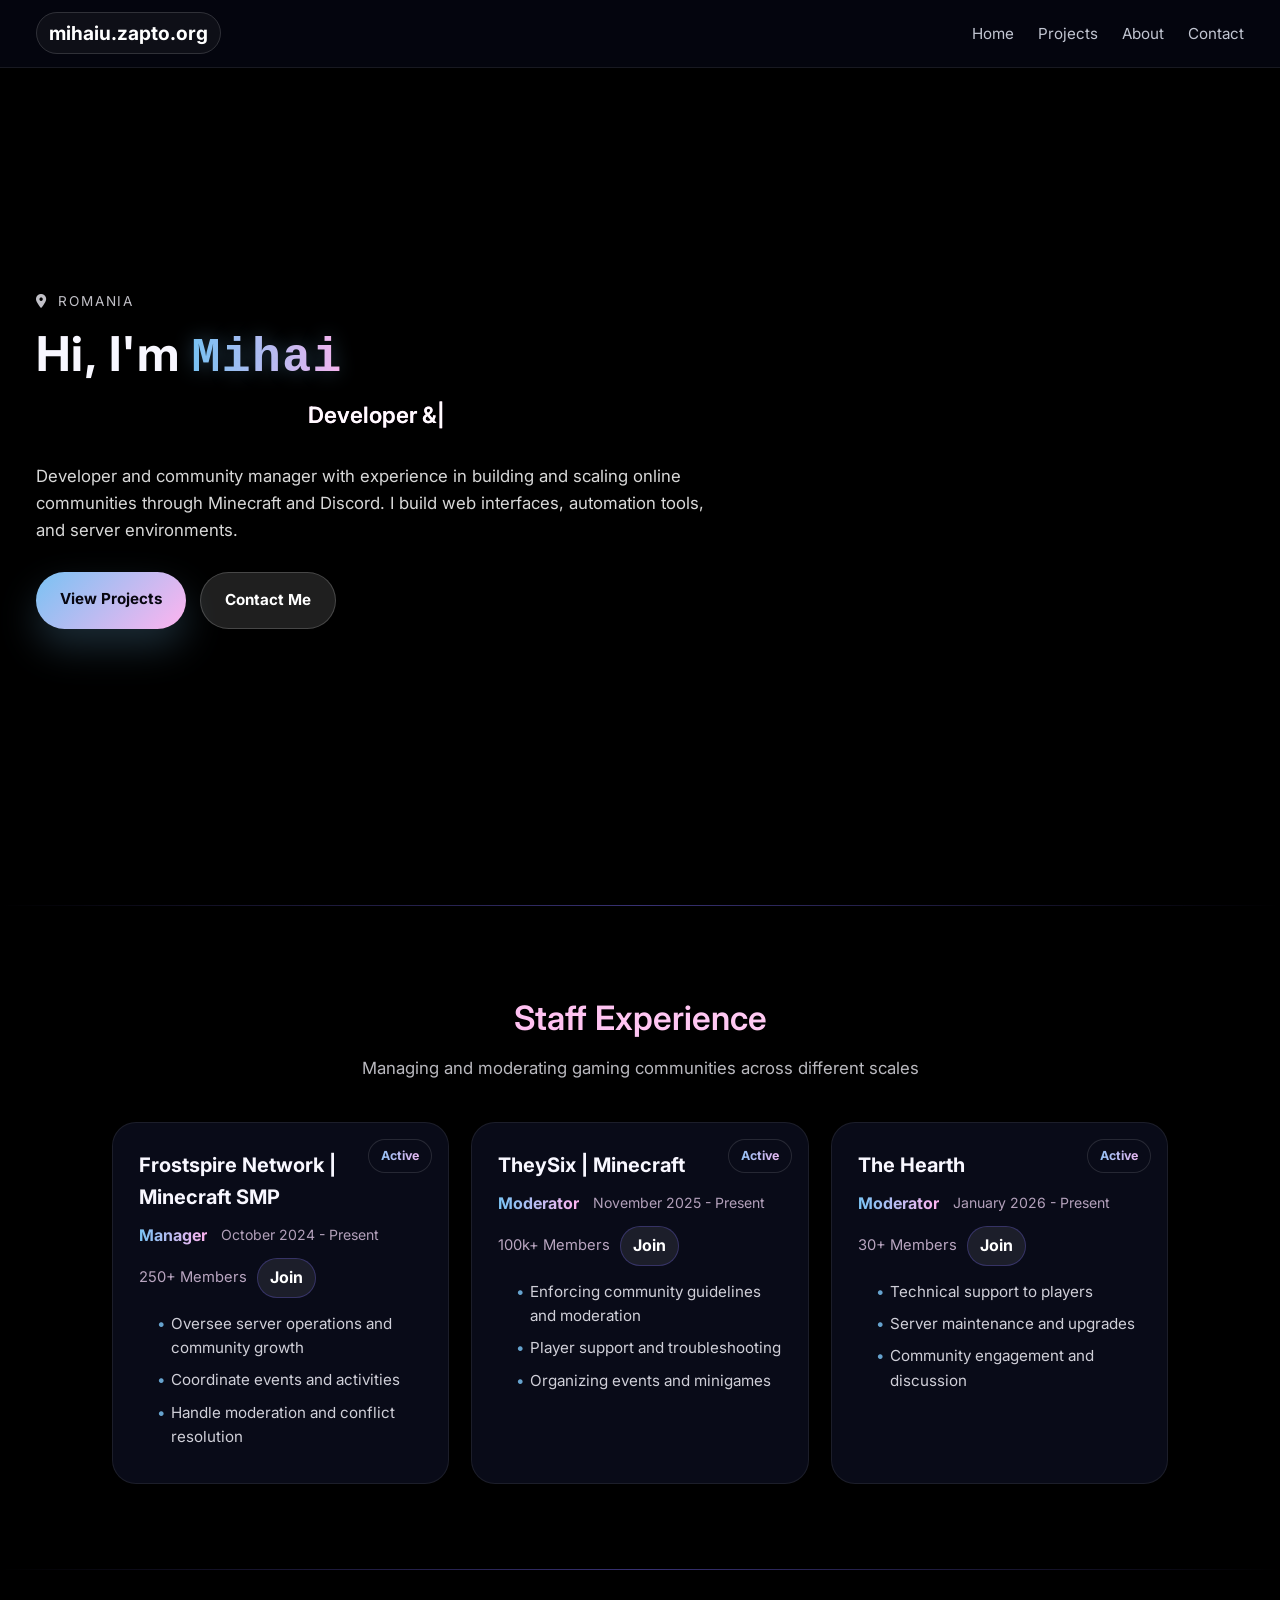
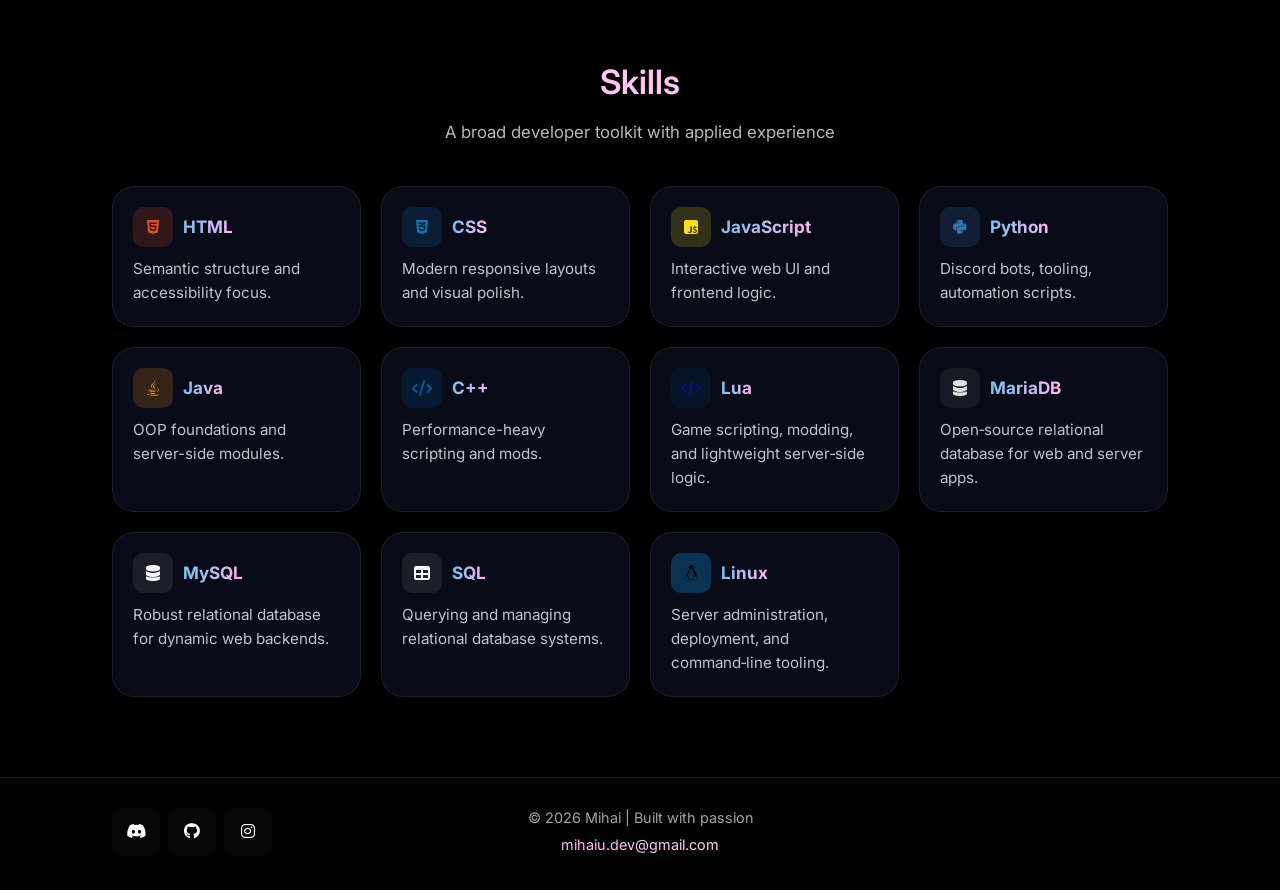
<file: index.html>
﻿<!DOCTYPE html>
<html lang="en">

<head>
  <meta charset="UTF-8" />
  <meta name="viewport" content="width=device-width, initial-scale=1.0" />
  <title>Mihai - Home</title>
  <link href="https://fonts.googleapis.com/css2?family=Inter:wght@300;400;600&display=swap" rel="stylesheet" />
  <link rel="stylesheet" href="https://cdnjs.cloudflare.com/ajax/libs/font-awesome/6.5.0/css/all.min.css" />
  <link rel="stylesheet" href="./CSS/style.css" />
</head>

<body>
  <div class="page-transition"></div>

  <nav class="navbar">
    <div class="logo"><a href=".\index.html">mihaiu.zapto.org</a></div>
    <ul class="nav-links">
      <li><a href=".\index.html" class="nav-link">Home</a></li>
      <li><a href=".\HTML\projects.html" class="nav-link">Projects</a></li>
      <li><a href=".\HTML\about.html" class="nav-link">About</a></li>
      <li><a href=".\HTML\contact.html" class="nav-link">Contact</a></li>
    </ul>
  </nav>

  <main>
    <section class="hero" id="home">
      <div class="hero-content reveal">
        <p class="location"><i class="fas fa-map-marker-alt"></i> Romania</p>
        <h1>Hi, I'm <span class="hero-name">Mihai</span></h1>
        <h2 class="hero-subtitle"><span class="typing-subtitle"></span></h2>
        <p class="description">Developer and community manager with experience in building and scaling online
          communities through Minecraft and Discord. I build web interfaces, automation tools, and server environments.
        </p>

        <div class="cta-buttons">
          <a href="/HTML/projects.html" class="cta-btn primary">View Projects</a>
          <a href="mailto:mihaiu.dev@gmail.com" class="cta-btn secondary">Contact Me</a>
        </div>
      </div>
    </section>
    <div class="section-separator"></div>
    <section id="experience" class="experience">
      <div class="container">
        <h2>Staff Experience</h2>
        <p class="subtitle">Managing and moderating gaming communities across different scales</p>
        <div class="cards-grid">
          <article class="card reveal">
            <div class="badge">Active</div>
            <h3>Frostspire Network | Minecraft SMP</h3>
            <div class="meta-line"><span class="role">Manager</span><span class="date">October 2024 - Present</span>
            </div>
            <div class="server-line"><span class="members">250+ Members</span><a href="https://discord.gg/WJ4kUcMgbg"
                target="_blank" rel="noopener noreferrer" class="join-link">Join</a></div>
            <ul>
              <li>Oversee server operations and community growth</li>
              <li>Coordinate events and activities</li>
              <li>Handle moderation and conflict resolution</li>
            </ul>
          </article>
          <article class="card reveal">
            <div class="badge">Active</div>
            <h3>TheySix | Minecraft</h3>
            <div class="meta-line"><span class="role">Moderator</span><span class="date">November 2025 - Present</span>
            </div>
            <div class="server-line"><span class="members">100k+ Members</span><a href="https://discord.gg/dnfK7D8mgw"
                target="_blank" rel="noopener noreferrer" class="join-link">Join</a></div>
            <ul>
              <li>Enforcing community guidelines and moderation</li>
              <li>Player support and troubleshooting</li>
              <li>Organizing events and minigames</li>
            </ul>
          </article>
          <article class="card reveal">
            <div class="badge">Active</div>
            <h3>The Hearth</h3>
            <div class="meta-line"><span class="role">Moderator</span><span class="date">January 2026 - Present</span>
            </div>
            <div class="server-line"><span class="members">30+ Members</span><a href="https://discord.gg/CVQRaxqanW"
                target="_blank" rel="noopener noreferrer" class="join-link">Join</a></div>
            <ul>
              <li>Technical support to players</li>
              <li>Server maintenance and upgrades</li>
              <li>Community engagement and discussion</li>
            </ul>
          </article>
        </div>
      </div>
    </section>
    <div class="section-separator"></div>
    <section id="skills" class="skills">
      <div class="container">
        <h2>Skills</h2>
        <p class="subtitle">A broad developer toolkit with applied experience</p>
        <div class="skills-grid">
          <article class="skill-item reveal">
            <div class="skill-header"><span class="skill-icon html"><i class="fab fa-html5"></i></span>
              <h3>HTML</h3>
            </div>
            <p>Semantic structure and accessibility focus.</p>
          </article>
          <article class="skill-item reveal">
            <div class="skill-header"><span class="skill-icon css"><i class="fab fa-css3-alt"></i></span>
              <h3>CSS</h3>
            </div>
            <p>Modern responsive layouts and visual polish.</p>
          </article>
          <article class="skill-item reveal">
            <div class="skill-header"><span class="skill-icon js"><i class="fab fa-js-square"></i></span>
              <h3>JavaScript</h3>
            </div>
            <p>Interactive web UI and frontend logic.</p>
          </article>
          <article class="skill-item reveal">
            <div class="skill-header"><span class="skill-icon python"><i class="fab fa-python"></i></span>
              <h3>Python</h3>
            </div>
            <p>Discord bots, tooling, automation scripts.</p>
          </article>
          <article class="skill-item reveal">
            <div class="skill-header"><span class="skill-icon java"><i class="fab fa-java"></i></span>
              <h3>Java</h3>
            </div>
            <p>OOP foundations and server-side modules.</p>
          </article>
          <article class="skill-item reveal">
            <div class="skill-header"><span class="skill-icon cplusplus"><i class="fas fa-code"></i></span>
              <h3>C++</h3>
            </div>
            <p>Performance-heavy scripting and mods.</p>
          </article>
          <article class="skill-item reveal">
            <div class="skill-header"><span class="skill-icon lua"><i class="fas fa-code"></i></span>
              <h3>Lua</h3>
            </div>
            <p>Game scripting, modding, and lightweight server‑side logic.</p>
          </article>
          <article class="skill-item reveal">
            <div class="skill-header"><span class="skill-icon mariadb"><i class="fas fa-database"></i></span>
              <h3>MariaDB</h3>
            </div>
            <p>Open‑source relational database for web and server apps.</p>
          </article>
          <article class="skill-item reveal">
            <div class="skill-header"><span class="skill-icon mysql"><i class="fas fa-database"></i></span>
              <h3>MySQL</h3>
            </div>
            <p>Robust relational database for dynamic web backends.</p>
          </article>
          <article class="skill-item reveal">
            <div class="skill-header"><span class="skill-icon sql"><i class="fas fa-table"></i></span>
              <h3>SQL</h3>
            </div>
            <p>Querying and managing relational database systems.</p>
          </article>
          <article class="skill-item reveal">
            <div class="skill-header"><span class="skill-icon linux"><i class="fab fa-linux"></i></span>
              <h3>Linux</h3>
            </div>
            <p>Server administration, deployment, and command‑line tooling.</p>
          </article>
        </div>
      </div>
    </section>
  </main>

  <footer class="footer">
    <div class="container footer-inner">
      <div class="footer-links">
        <a href="https://discord.com/users/1027052856697684099" class="footer-icon discord" target="_blank"
          rel="noopener noreferrer" aria-label="Discord"><i class="fab fa-discord"></i></a>
        <a href="https://github.com/ro-mihaiu" class="footer-icon github" target="_blank" rel="noopener noreferrer"
          aria-label="GitHub"><i class="fab fa-github"></i></a>
        <a href="https://instagram.com/ro_mihaiu" class="footer-icon instagram" target="_blank"
          rel="noopener noreferrer" aria-label="Instagram"><i class="fab fa-instagram"></i></a>
      </div>
      <div class="footer-meta">
        <p>&copy; 2026 Mihai | Built with passion</p>
        <p><a href="mailto:mihaiu.dev@gmail.com" class="gradient-email">mihaiu.dev@gmail.com</a></p>
      </div>
    </div>
  </footer>

  <script src="./JS/script.js"></script>
</body>

</html>
</file>
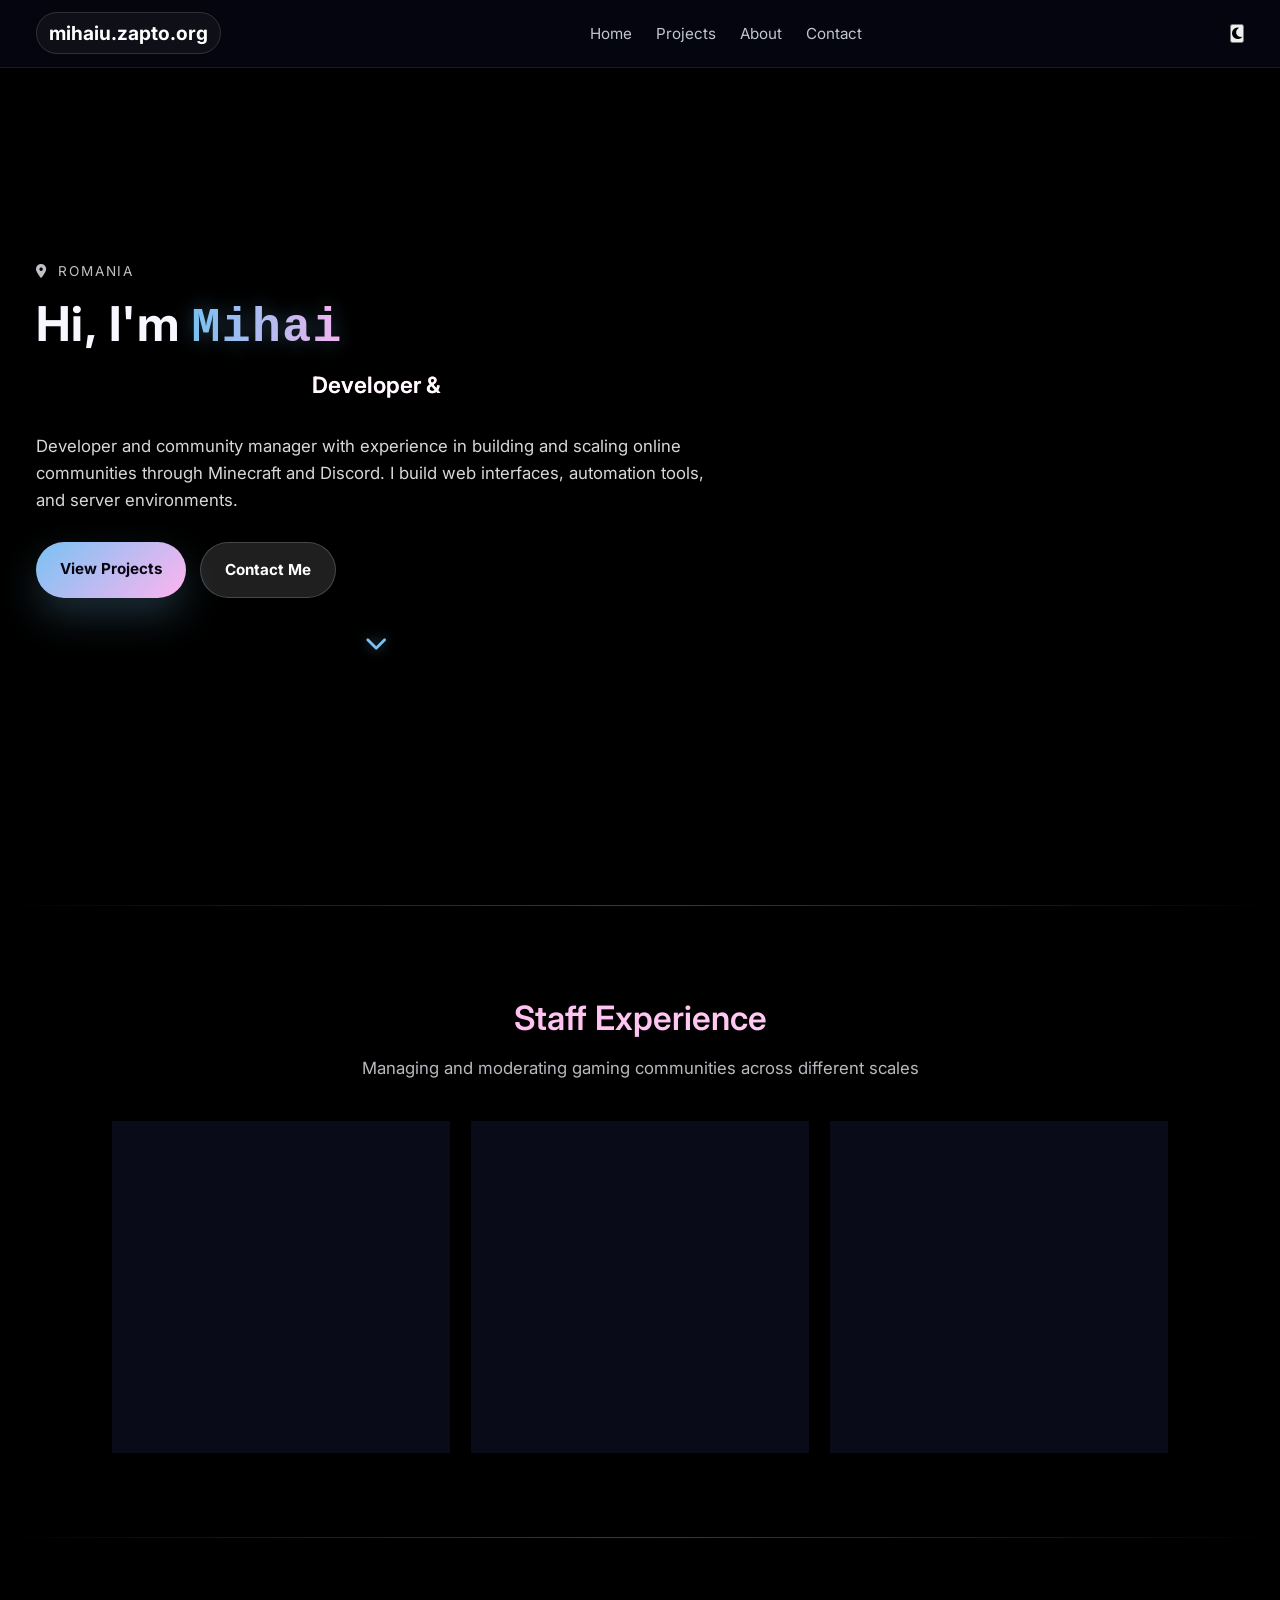
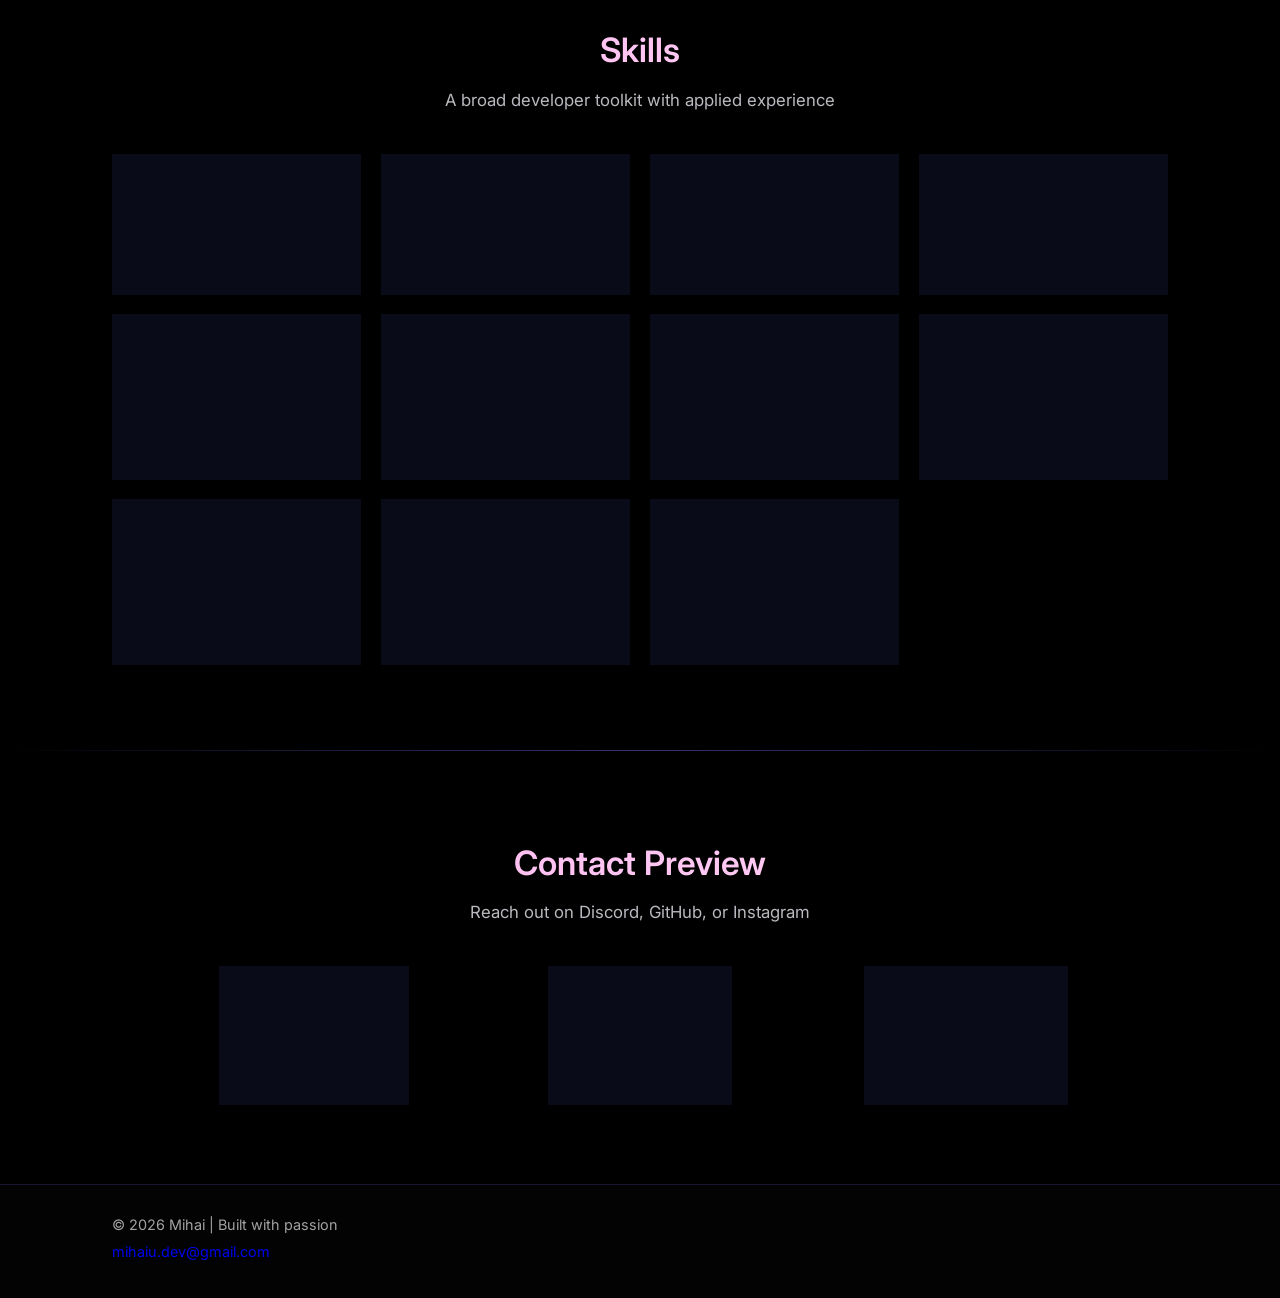
<file: HTML/index.html>
﻿<!DOCTYPE html>
<html lang="en">
<head>
  <meta charset="UTF-8" />
  <meta name="viewport" content="width=device-width, initial-scale=1.0" />
  <title>Mihai - Home</title>
  <link href="https://fonts.googleapis.com/css2?family=Inter:wght@300;400;600&display=swap" rel="stylesheet" />
  <link rel="stylesheet" href="https://cdnjs.cloudflare.com/ajax/libs/font-awesome/6.5.0/css/all.min.css" />
  <link rel="stylesheet" href="../CSS/style.css" />
</head>
<body>
  <div class="page-transition"></div>

  <nav class="navbar">
    <div class="logo"><a href="/HTML/index.html">mihaiu.zapto.org</a></div>
    <ul class="nav-links">
      <li><a href="/HTML/index.html" class="nav-link">Home</a></li>
      <li><a href="/HTML/projects.html" class="nav-link">Projects</a></li>
      <li><a href="/HTML/about.html" class="nav-link">About</a></li>
      <li><a href="/HTML/index.html#contact-preview" class="nav-link">Contact</a></li>
    </ul>
    <button id="theme-toggle" class="theme-toggle" aria-label="Toggle theme"><i class="fas fa-moon"></i></button>
  </nav>

  <main>
    <section class="hero" id="home">
      <div class="hero-content reveal">
        <p class="location"><i class="fas fa-map-marker-alt"></i> Romania</p>
        <h1>Hi, I'm <span class="hero-name">Mihai</span></h1>
        <h2 class="hero-subtitle"><span class="typing-subtitle"></span></h2>
        <p class="description">Developer and community manager with experience in building and scaling online communities through Minecraft and Discord. I build web interfaces, automation tools, and server environments.</p>

        <div class="cta-buttons">
          <a href="/HTML/projects.html" class="cta-btn primary">View Projects</a>
          <a href="/HTML/index.html#contact-preview" class="cta-btn secondary">Contact Me</a>
        </div>

        <div class="scroll-indicator" aria-hidden="true"><i class="fas fa-chevron-down"></i></div>
      </div>
    </section>

    <div class="section-separator"></div>

    <section id="experience" class="experience">
      <div class="container">
        <h2>Staff Experience</h2>
        <p class="subtitle">Managing and moderating gaming communities across different scales</p>
        <div class="cards-grid">
          <article class="card reveal">
            <div class="badge">Active</div>
            <h3>Frostspire | Minecraft SMP</h3>
            <div class="meta-line"><span class="role">Manager</span><span class="date">October 2024 - Present</span></div>
            <div class="server-line"><span class="members">250+ Members</span><a href="https://discord.gg/WJ4kUcMgbg" target="_blank" rel="noopener noreferrer" class="join-link">Join</a></div>
            <ul>
              <li>Oversee server operations and community growth</li>
              <li>Coordinate events and activities</li>
              <li>Handle moderation and conflict resolution</li>
            </ul>
          </article>
          <article class="card reveal">
            <div class="badge">Active</div>
            <h3>TheySix | Minecraft</h3>
            <div class="meta-line"><span class="role">Helper</span><span class="date">November 2025 - Present</span></div>
            <div class="server-line"><span class="members">100k+ Members</span><a href="https://discord.gg/dnfK7D8mgw" target="_blank" rel="noopener noreferrer" class="join-link">Join</a></div>
            <ul>
              <li>Enforcing community guidelines and moderation</li>
              <li>Player support and troubleshooting</li>
              <li>Organizing events and minigames</li>
            </ul>
          </article>
          <article class="card reveal">
            <div class="badge">Active</div>
            <h3>The Hearth</h3>
            <div class="meta-line"><span class="role">Moderator</span><span class="date">January 2026 - Present</span></div>
            <div class="server-line"><span class="members">30+ Members</span><a href="https://discord.gg/CVQRaxqanW" target="_blank" rel="noopener noreferrer" class="join-link">Join</a></div>
            <ul>
              <li>Technical support to players</li>
              <li>Server maintenance and upgrades</li>
              <li>Community engagement and discussion</li>
            </ul>
          </article>
        </div>
      </div>
    </section>

    <div class="section-separator"></div>

    <section id="skills" class="skills">
      <div class="container">
        <h2>Skills</h2>
        <p class="subtitle">A broad developer toolkit with applied experience</p>
        <div class="skills-grid">
          <article class="skill-item reveal"><div class="skill-header"><span class="skill-icon html"><i class="fab fa-html5"></i></span>
            <h3>HTML</h3></div>
            <p>Semantic structure and accessibility focus.</p></article>
          <article class="skill-item reveal"><div class="skill-header"><span class="skill-icon css"><i class="fab fa-css3-alt"></i></span>
            <h3>CSS</h3></div>
            <p>Modern responsive layouts and visual polish.</p></article>
          <article class="skill-item reveal"><div class="skill-header"><span class="skill-icon js"><i class="fab fa-js-square"></i></span>
            <h3>JavaScript</h3></div>
            <p>Interactive web UI and frontend logic.</p></article>
          <article class="skill-item reveal"><div class="skill-header"><span class="skill-icon python"><i class="fab fa-python"></i></span>
            <h3>Python</h3></div>
            <p>Discord bots, tooling, automation scripts.</p></article>
          <article class="skill-item reveal"><div class="skill-header"><span class="skill-icon java"><i class="fab fa-java"></i></span>
            <h3>Java</h3></div>
            <p>OOP foundations and server-side modules.</p></article>
          <article class="skill-item reveal"><div class="skill-header"><span class="skill-icon cplusplus"><i class="fas fa-code"></i></span>
            <h3>C++</h3></div>
            <p>Performance-heavy scripting and mods.</p></article>
          <article class="skill-item reveal"><div class="skill-header"><span class="skill-icon lua"><i class="fas fa-code"></i></span>
            <h3>Lua</h3></div>
            <p>Game scripting, modding, and lightweight server‑side logic.</p></article>
          <article class="skill-item reveal"><div class="skill-header"><span class="skill-icon mariadb"><i class="fas fa-database"></i></span>
            <h3>MariaDB</h3></div>
            <p>Open‑source relational database for web and server apps.</p></article>
          <article class="skill-item reveal"><div class="skill-header"><span class="skill-icon mysql"><i class="fas fa-database"></i></span>
            <h3>MySQL</h3></div>
            <p>Robust relational database for dynamic web backends.</p></article>
          <article class="skill-item reveal"><div class="skill-header"><span class="skill-icon sql"><i class="fas fa-table"></i></span>
            <h3>SQL</h3></div>
            <p>Querying and managing relational database systems.</p></article>
          <article class="skill-item reveal"><div class="skill-header"><span class="skill-icon linux"><i class="fab fa-linux"></i></span>
            <h3>Linux</h3></div>
            <p>Server administration, deployment, and command‑line tooling.</p></article>
        </div>
      </div>
    </section>

    <div class="section-separator"></div>

    <section id="contact-preview" class="contact preview">
      <div class="container">
        <h2>Contact Preview</h2>
        <p class="subtitle">Reach out on Discord, GitHub, or Instagram</p>
        <div class="contact-grid">
          <article class="contact-item reveal"><div class="contact-icon discord"><i class="fab fa-discord"></i></div><p>Discord: <a href="https://discord.com/users/1027052856697684099" target="_blank" rel="noopener noreferrer">@ro_mihaiu</a></p></article>
          <article class="contact-item reveal"><div class="contact-icon github"><i class="fab fa-github"></i></div><p>GitHub: <a href="https://github.com/ro-mihaiu" target="_blank" rel="noopener noreferrer">@ro_mihaiu</a></p></article>
          <article class="contact-item reveal"><div class="contact-icon instagram"><i class="fab fa-instagram"></i></div><p>Instagram: <a href="https://instagram.com/ro_mihaiu" target="_blank" rel="noopener noreferrer">@ro_mihaiu</a></p></article>
        </div>
      </div>
    </section>
  </main>

  <footer class="footer">
    <div class="container">
      <p>&copy; 2026 Mihai | Built with passion</p>
      <p><a href="mailto:mihaiu.dev@gmail.com">mihaiu.dev@gmail.com</a></p>
    </div>
  </footer>

  <script src="../JS/script.js"></script>
</body>
</html>
</file>
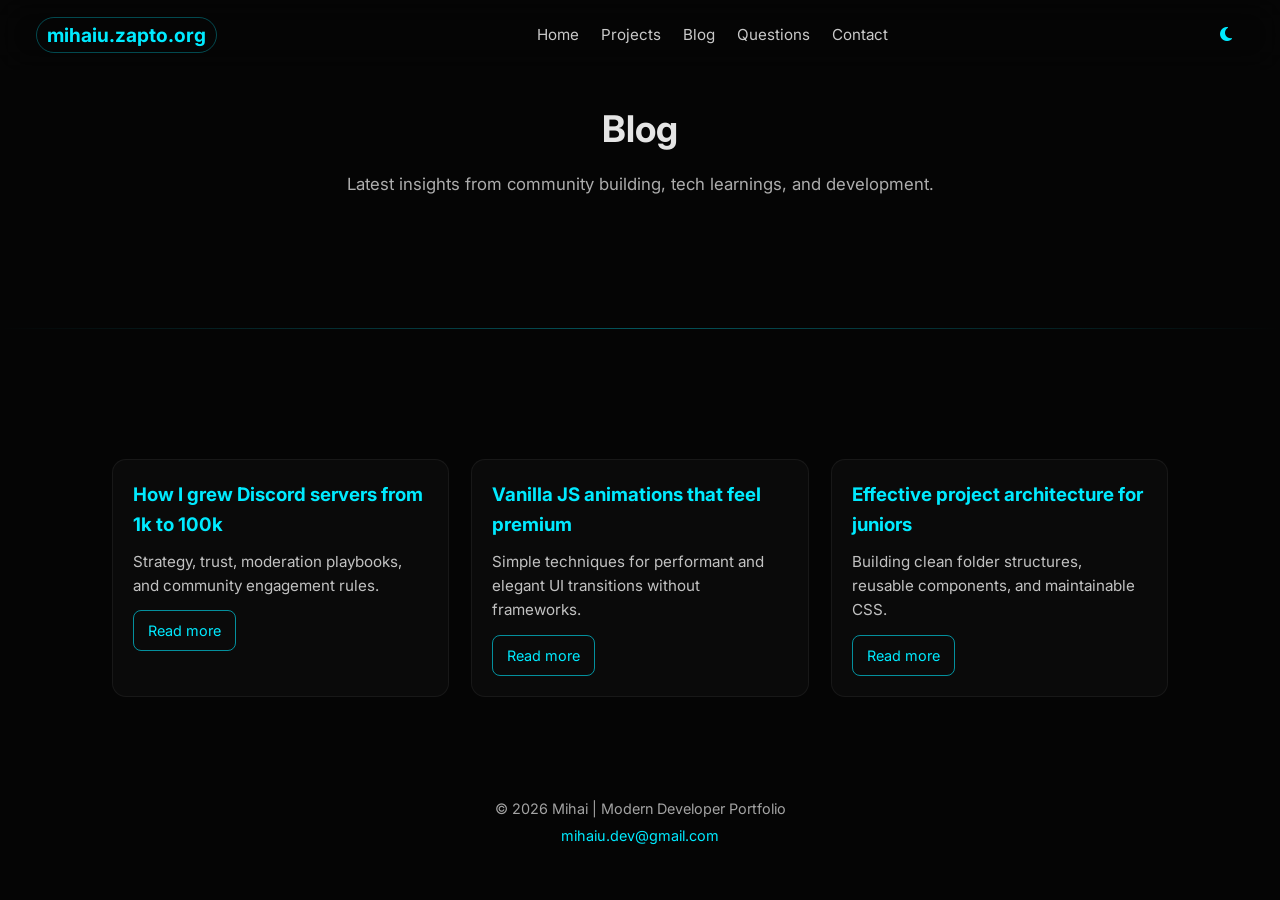
<file: blog.html>
﻿<!DOCTYPE html>
<html lang="en">

<head>
    <meta charset="UTF-8" />
    <meta name="viewport" content="width=device-width,initial-scale=1" />
    <title>Mihai - Blog</title>
    <link href="https://fonts.googleapis.com/css2?family=Inter:wght@300;400;600&display=swap" rel="stylesheet" />
    <link rel="stylesheet" href="https://cdnjs.cloudflare.com/ajax/libs/font-awesome/6.5.0/css/all.min.css" />
    <link rel="stylesheet" href="style.css" />
</head>

<body>
    <div class="page-transition"></div>
    <nav class="navbar">
        <div class="logo"><a href="index.html">mihaiu.zapto.org</a></div>
        <ul class="nav-links">
            <li><a href="index.html" class="nav-link">Home</a></li>
            <li><a href="projects.html" class="nav-link">Projects</a></li>
            <li><a href="blog.html" class="nav-link">Blog</a></li>
            <li><a href="questions.html" class="nav-link">Questions</a></li>
            <li><a href="index.html#contact-preview" class="nav-link">Contact</a></li>
        </ul><button id="theme-toggle" class="theme-toggle" aria-label="Toggle theme"><i
                class="fas fa-moon"></i></button>
    </nav>
    <main>
        <section class="simple-hero reveal">
            <div class="container">
                <h1>Blog</h1>
                <p class="subtitle">Latest insights from community building, tech learnings, and development.</p>
            </div>
        </section>
        <div class="section-separator"></div>
        <section class="blog">
            <div class="container">
                <div class="cards-grid">
                    <article class="blog-card reveal">
                        <h3>How I grew Discord servers from 1k to 100k</h3>
                        <p>Strategy, trust, moderation playbooks, and community engagement rules.</p><a href="#"
                            class="action-btn">Read more</a>
                    </article>
                    <article class="blog-card reveal">
                        <h3>Vanilla JS animations that feel premium</h3>
                        <p>Simple techniques for performant and elegant UI transitions without frameworks.</p><a
                            href="#" class="action-btn">Read more</a>
                    </article>
                    <article class="blog-card reveal">
                        <h3>Effective project architecture for juniors</h3>
                        <p>Building clean folder structures, reusable components, and maintainable CSS.</p><a href="#"
                            class="action-btn">Read more</a>
                    </article>
                </div>
            </div>
        </section>
    </main>
    <footer class="footer">
        <div class="container">
            <p>&copy; 2026 Mihai | Modern Developer Portfolio</p>
            <p><a href="mailto:mihaiu.dev@gmail.com">mihaiu.dev@gmail.com</a></p>
        </div>
    </footer>
    <script src="script.js"></script>
</body>

</html>
</file>
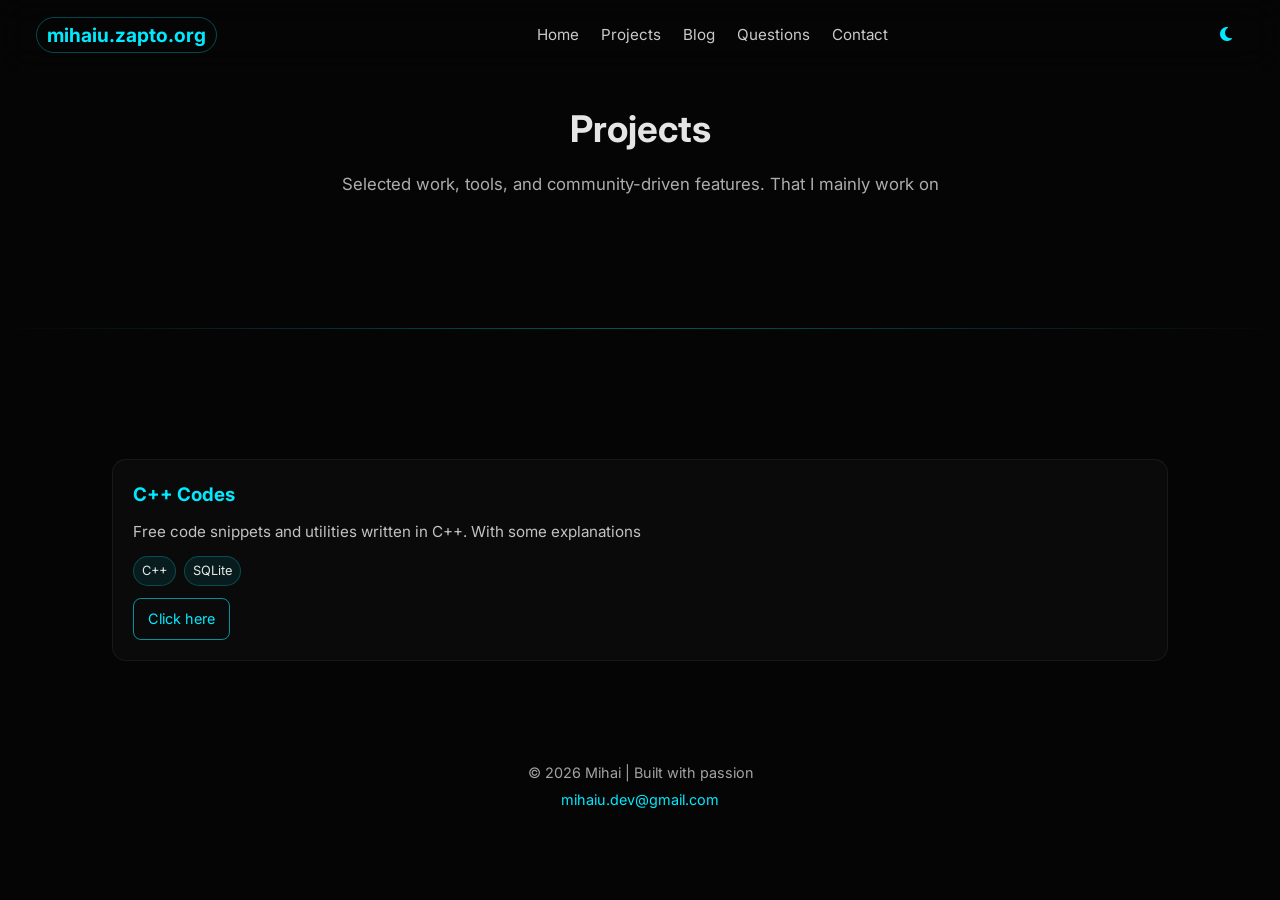
<file: projects.html>
﻿<!DOCTYPE html>
<html lang="en">

<head>
    <meta charset="UTF-8" />
    <meta name="viewport" content="width=device-width,initial-scale=1" />
    <title>Mihai - Projects</title>
    <link href="https://fonts.googleapis.com/css2?family=Inter:wght@300;400;600&display=swap" rel="stylesheet" />
    <link rel="stylesheet" href="https://cdnjs.cloudflare.com/ajax/libs/font-awesome/6.5.0/css/all.min.css" />
    <link rel="stylesheet" href="style.css" />
</head>

<body>
    <div class="page-transition"></div>
    <nav class="navbar">
        <div class="logo"><a href="index.html">mihaiu.zapto.org</a></div>
        <ul class="nav-links">
            <li><a href="index.html" class="nav-link">Home</a></li>
            <li><a href="projects.html" class="nav-link">Projects</a></li>
            <li><a href="blog.html" class="nav-link">Blog</a></li>
            <li><a href="questions.html" class="nav-link">Questions</a></li>
            <li><a href="index.html#contact-preview" class="nav-link">Contact</a></li>
        </ul><button id="theme-toggle" class="theme-toggle" aria-label="Toggle theme"><i
                class="fas fa-moon"></i></button>
    </nav>
    <main>
        <section class="simple-hero reveal">
            <div class="container">
                <h1>Projects</h1>
                <p class="subtitle">Selected work, tools, and community-driven features. That I mainly work on</p>
            </div>
        </section>
        <div class="section-separator"></div>
        <section class="projects">
            <div class="container">
                <div class="cards-grid">
                    <article class="project-card reveal">
                        <h3>C++ Codes</h3>
                        <p>Free code snippets and utilities written in C++. With some explanations</p>
                        <div class="tech-list"><span>C++</span><span>SQLite</span></div>
                        <a href="https://ro-mihaiu.github.io/cpp-codes/" target="_blank"
                            rel="noopener noreferrer" class="action-btn">Click here</a>
                    </article>
                </div>
            </div>
        </section>
    </main>
    <footer class="footer">
        <div class="container">
            <p>&copy; 2026 Mihai | Built with passion</p>
            <p><a href="mailto:mihaiu.dev@gmail.com">mihaiu.dev@gmail.com</a></p>
        </div>
    </footer>
    <script src="script.js"></script>
</body>

</html>
</file>
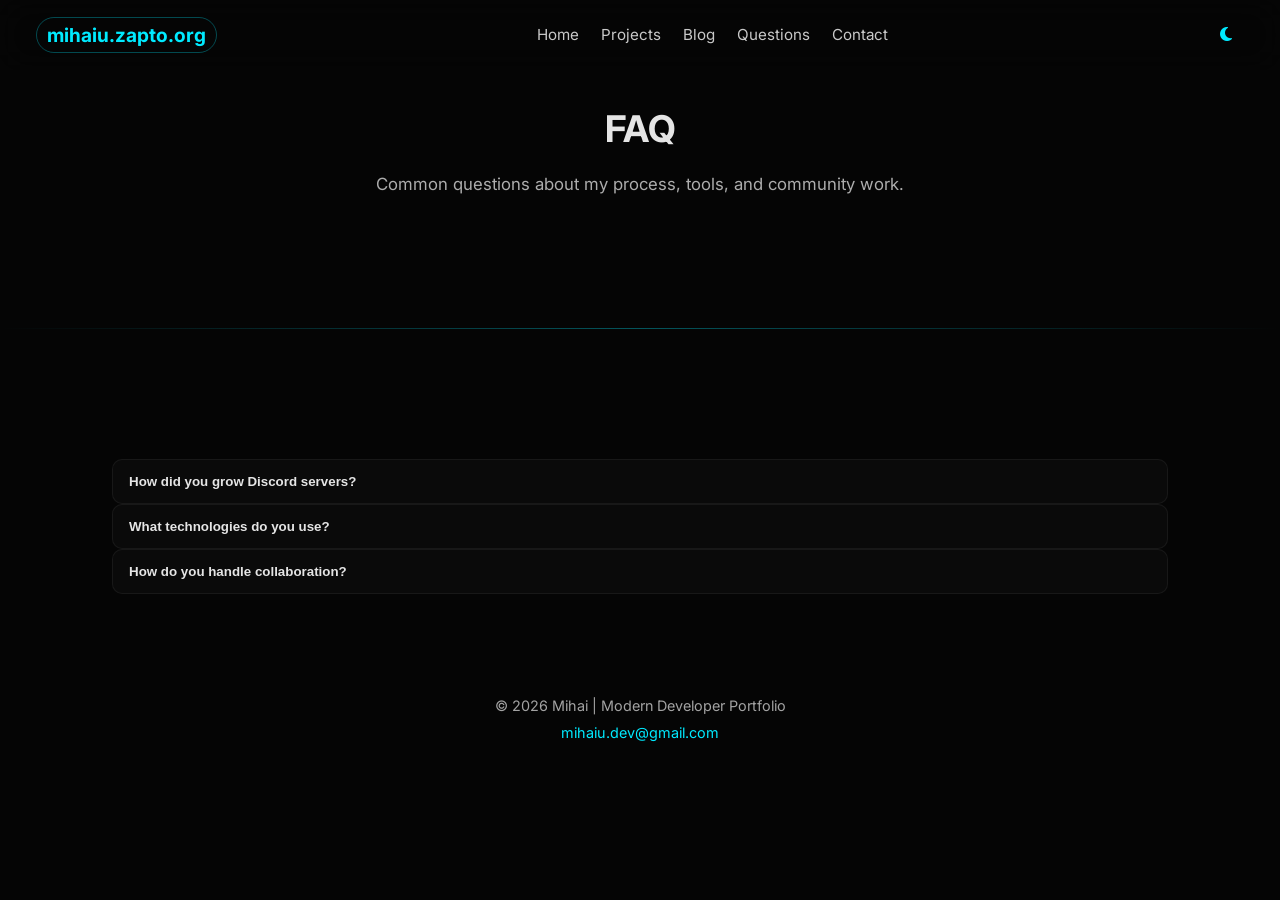
<file: questions.html>
﻿<!DOCTYPE html>
<html lang="en">

<head>
  <meta charset="UTF-8" />
  <meta name="viewport" content="width=device-width,initial-scale=1" />
  <title>Mihai - Questions</title>
  <link href="https://fonts.googleapis.com/css2?family=Inter:wght@300;400;600&display=swap" rel="stylesheet" />
  <link rel="stylesheet" href="https://cdnjs.cloudflare.com/ajax/libs/font-awesome/6.5.0/css/all.min.css" />
  <link rel="stylesheet" href="style.css" />
</head>

<body>
  <div class="page-transition"></div>
  <nav class="navbar">
    <div class="logo"><a href="index.html">mihaiu.zapto.org</a></div>
    <ul class="nav-links">
      <li><a href="index.html" class="nav-link">Home</a></li>
      <li><a href="projects.html" class="nav-link">Projects</a></li>
      <li><a href="blog.html" class="nav-link">Blog</a></li>
      <li><a href="questions.html" class="nav-link">Questions</a></li>
      <li><a href="index.html#contact-preview" class="nav-link">Contact</a></li>
    </ul><button id="theme-toggle" class="theme-toggle" aria-label="Toggle theme"><i class="fas fa-moon"></i></button>
  </nav>
  <main>
    <section class="simple-hero reveal">
      <div class="container">
        <h1>FAQ</h1>
        <p class="subtitle">Common questions about my process, tools, and community work.</p>
      </div>
    </section>
    <div class="section-separator"></div>
    <section class="questions">
      <div class="container">
        <article class="faq reveal"><button class="accordion">How did you grow Discord servers?</button>
          <div class="panel">
            <p>Focusing on strong moderation, community events, clear rules, and value-driven content.</p>
          </div>
        </article>
        <article class="faq reveal"><button class="accordion">What technologies do you use?</button>
          <div class="panel">
            <p>HTML, CSS, JavaScript, Python, Java, Node.js, MongoDB, MySQL, Discord API, and cloud hosting.</p>
          </div>
        </article>
        <article class="faq reveal"><button class="accordion">How do you handle collaboration?</button>
          <div class="panel">
            <p>Git workflow, issue tracking, open communication, and shared documentations.</p>
          </div>
        </article>
      </div>
    </section>
  </main>
  <footer class="footer">
    <div class="container">
      <p>&copy; 2026 Mihai | Modern Developer Portfolio</p>
      <p><a href="mailto:mihaiu.dev@gmail.com">mihaiu.dev@gmail.com</a></p>
    </div>
  </footer>
  <script src="script.js"></script>
</body>

</html>
</file>
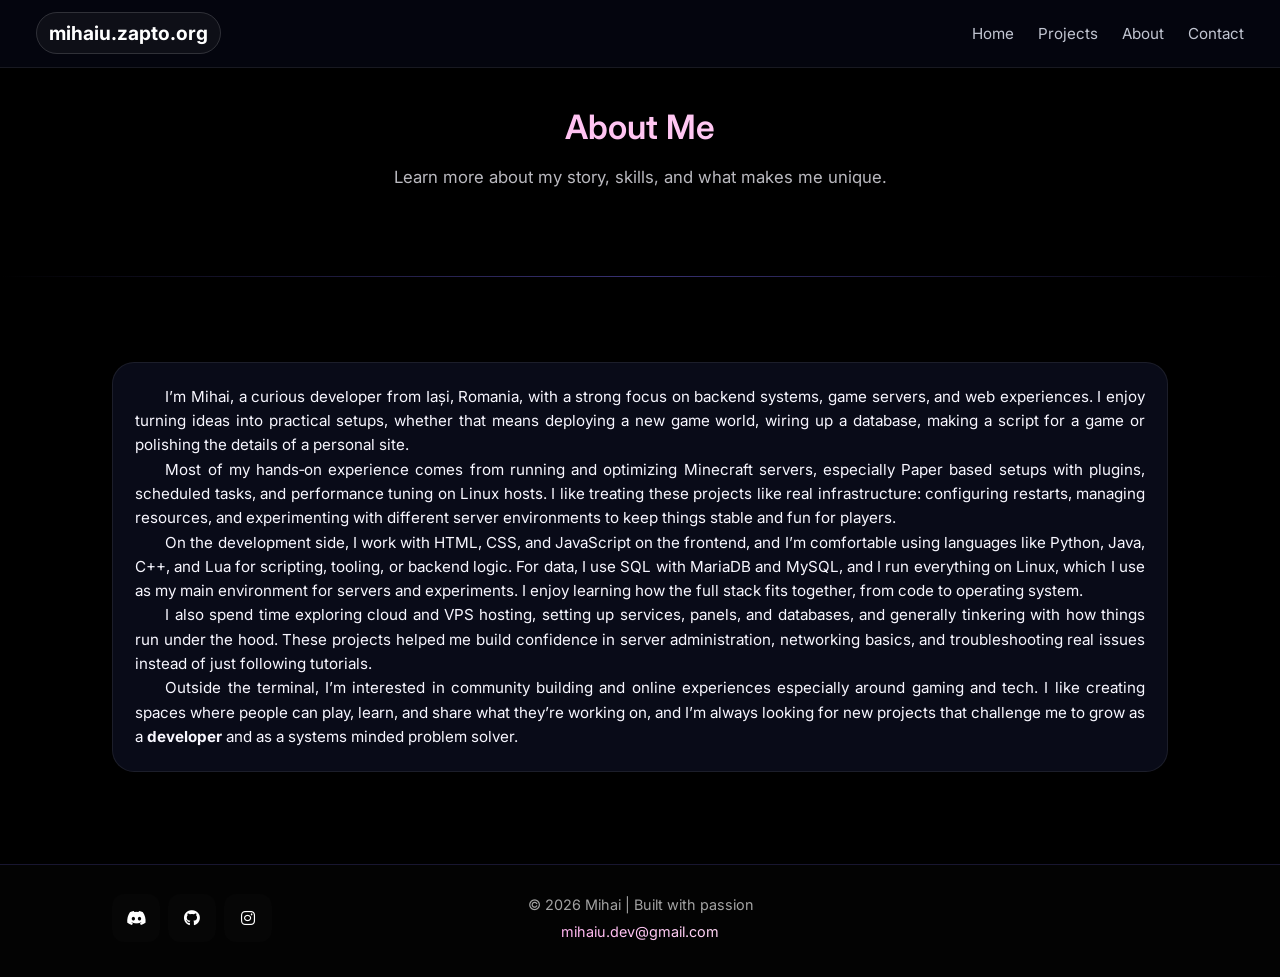
<file: HTML/about.html>
<!DOCTYPE html>
<html lang="en">

<head>
  <meta charset="UTF-8" />
  <meta name="viewport" content="width=device-width, initial-scale=1.0" />
  <title>Mihai - Home</title>
  <link href="https://fonts.googleapis.com/css2?family=Inter:wght@300;400;600&display=swap" rel="stylesheet" />
  <link rel="stylesheet" href="https://cdnjs.cloudflare.com/ajax/libs/font-awesome/6.5.0/css/all.min.css" />
  <link rel="stylesheet" href="../CSS/style.css" />
</head>

<body>
  <div class="page-transition"></div>

  <nav class="navbar">
    <div class="logo"><a href="\index.html">mihaiu.zapto.org</a></div>
    <ul class="nav-links">
      <li><a href="\index.html" class="nav-link">Home</a></li>
      <li><a href="projects.html" class="nav-link">Projects</a></li>
      <li><a href="about.html" class="nav-link">About</a></li>
      <li><a href="contact.html" class="nav-link">Contact</a></li>
    </ul>
  </nav>
  <main>
    <section class="simple-hero reveal">
      <div class="container">
        <h2>About Me</h2>
        <p class="subtitle">Learn more about my story, skills, and what makes me unique.</p>
      </div>
    </section>
    <div class="section-separator"></div>
    <section class="about">
      <div class="container">
        <article class="about-card reveal">
          <p class="indented-justified">I’m Mihai, a curious developer from Iași, Romania, with a strong focus on
            backend systems, game servers, and web experiences. I enjoy turning ideas into practical setups, whether
            that means deploying a new game world, wiring up a database, making a script for a game or polishing the
            details of a personal site.</p>
          <p class="indented-justified">Most of my hands‑on experience comes from running and optimizing Minecraft
            servers, especially Paper based setups with plugins, scheduled tasks, and performance tuning on Linux hosts.
            I like treating these projects like real infrastructure: configuring restarts, managing resources, and
            experimenting with different server environments to keep things stable and fun for players.</p>
          <p class="indented-justified">On the development side, I work with HTML, CSS, and JavaScript on the frontend,
            and I’m comfortable using languages like Python, Java, C++, and Lua for scripting, tooling, or backend
            logic. For data, I use SQL with MariaDB and MySQL, and I run everything on Linux, which I use as my main
            environment for servers and experiments. I enjoy learning how the full stack fits together, from code to
            operating system.</p>
          <p class="indented-justified">I also spend time exploring cloud and VPS hosting, setting up services, panels,
            and databases, and generally tinkering with how things run under the hood. These projects helped me build
            confidence in server administration, networking basics, and troubleshooting real issues instead of just
            following tutorials.</p>
          <p class="indented-justified">Outside the terminal, I’m interested in community building and online
            experiences especially around gaming and tech. I like creating spaces where people can play, learn, and
            share what they’re working on, and I’m always looking for new projects that challenge me to grow as a
            <b>developer</b> and as a systems minded problem solver.
          </p>
        </article>
      </div>
    </section>
  </main>
  <footer class="footer">
    <div class="container footer-inner">
      <div class="footer-links">
        <a href="https://discord.com/users/1027052856697684099" class="footer-icon discord" target="_blank"
          rel="noopener noreferrer" aria-label="Discord"><i class="fab fa-discord"></i></a>
        <a href="https://github.com/ro-mihaiu" class="footer-icon github" target="_blank" rel="noopener noreferrer"
          aria-label="GitHub"><i class="fab fa-github"></i></a>
        <a href="https://instagram.com/ro_mihaiu" class="footer-icon instagram" target="_blank"
          rel="noopener noreferrer" aria-label="Instagram"><i class="fab fa-instagram"></i></a>
      </div>
      <div class="footer-meta">
        <p>&copy; 2026 Mihai | Built with passion</p>
        <p><a href="mailto:mihaiu.dev@gmail.com" class="gradient-email">mihaiu.dev@gmail.com</a></p>
      </div>
    </div>
  </footer>
  <script src="../JS/script.js"></script>
</body>

</html>
</file>
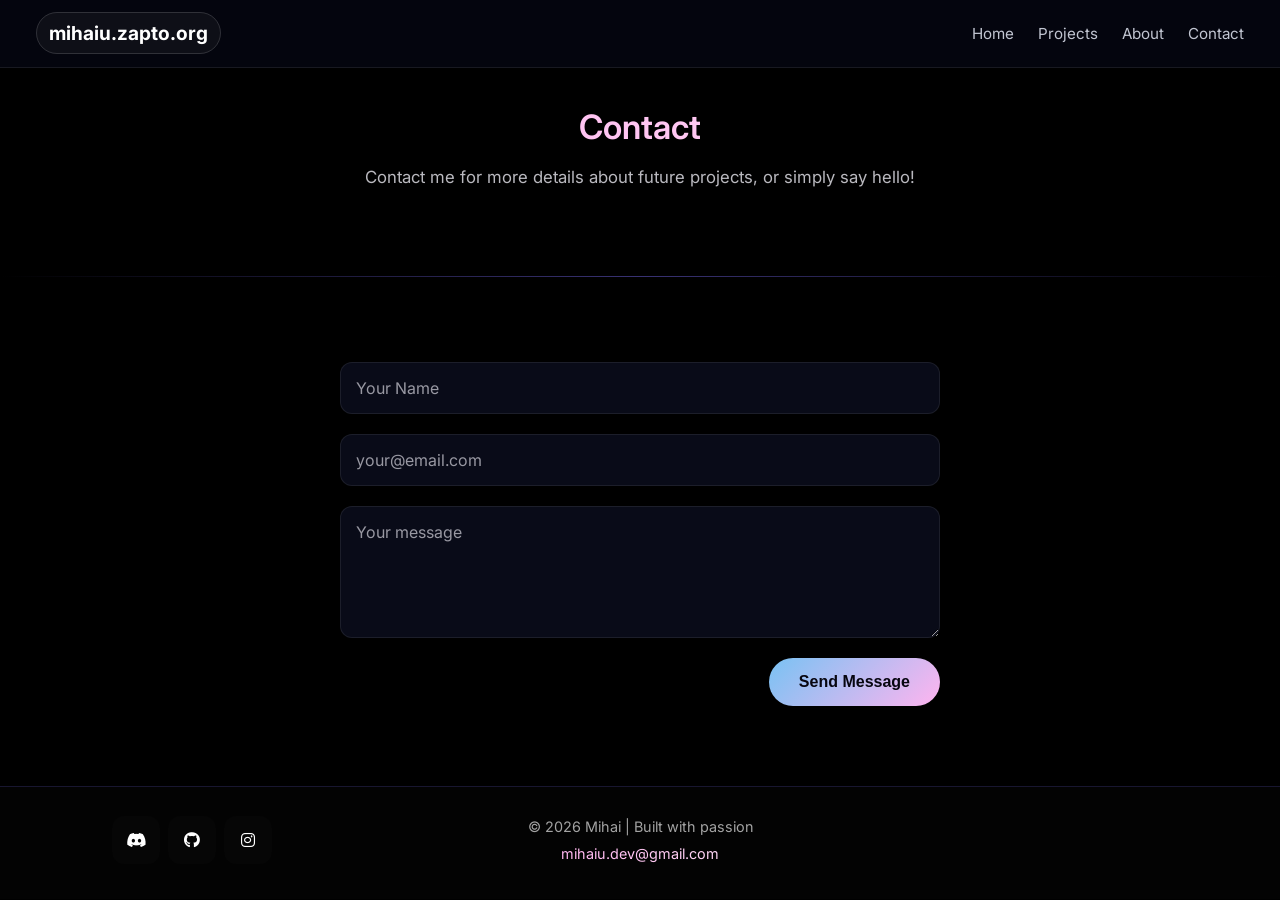
<file: HTML/contact.html>
<!DOCTYPE html>
<html lang="en">

<head>
  <meta charset="UTF-8" />
  <meta name="viewport" content="width=device-width, initial-scale=1.0" />
  <title>Mihai - Contact</title>
  <link href="https://fonts.googleapis.com/css2?family=Inter:wght@300;400;600&display=swap" rel="stylesheet" />
  <link rel="stylesheet" href="https://cdnjs.cloudflare.com/ajax/libs/font-awesome/6.5.0/css/all.min.css" />
  <link rel="stylesheet" href="../CSS/style.css" />
</head>

<body>
  <div class="page-transition"></div>

  <nav class="navbar">
    <div class="logo"><a href="../index.html">mihaiu.zapto.org</a></div>
    <ul class="nav-links">
      <li><a href="../index.html" class="nav-link">Home</a></li>
      <li><a href="projects.html" class="nav-link">Projects</a></li>
      <li><a href="about.html" class="nav-link">About</a></li>
      <li><a href="contact.html" class="nav-link">Contact</a></li>
    </ul>
  </nav>
  <main>
    <section class="simple-hero reveal">
      <div class="container">
        <h2>Contact</h2>
        <p class="subtitle">Contact me for more details about future projects, or simply say hello!</p>
      </div>
    </section>
    <div class="section-separator"></div>
    <section class="contact">
      <div class="container">
        <form action="mailto:mihaiu.dev@gmail.com" method="post" enctype="text/plain" class="contact-form">
          <input type="text" name="name" placeholder="Your Name" class="form-input" required>
          <input type="email" name="email" placeholder="your@email.com" class="form-input" required>
          <textarea name="message" placeholder="Your message" rows="5" class="form-input" required></textarea>
          <button type="submit" class="form-button">Send Message</button>
        </form>
      </div>
    </section>
  </main>
  <footer class="footer">
    <div class="container footer-inner">
      <div class="footer-links">
        <a href="https://discord.com/users/1027052856697684099" class="footer-icon discord" target="_blank"
          rel="noopener noreferrer" aria-label="Discord"><i class="fab fa-discord"></i></a>
        <a href="https://github.com/ro-mihaiu" class="footer-icon github" target="_blank" rel="noopener noreferrer"
          aria-label="GitHub"><i class="fab fa-github"></i></a>
        <a href="https://instagram.com/ro_mihaiu" class="footer-icon instagram" target="_blank"
          rel="noopener noreferrer" aria-label="Instagram"><i class="fab fa-instagram"></i></a>
      </div>
      <div class="footer-meta">
        <p>&copy; 2026 Mihai | Built with passion</p>
        <p><a href="mailto:mihaiu.dev@gmail.com" class="gradient-email">mihaiu.dev@gmail.com</a></p>
      </div>
    </div>
  </footer>
  <script src="../JS/script.js"></script>
</body>

</html>
</file>
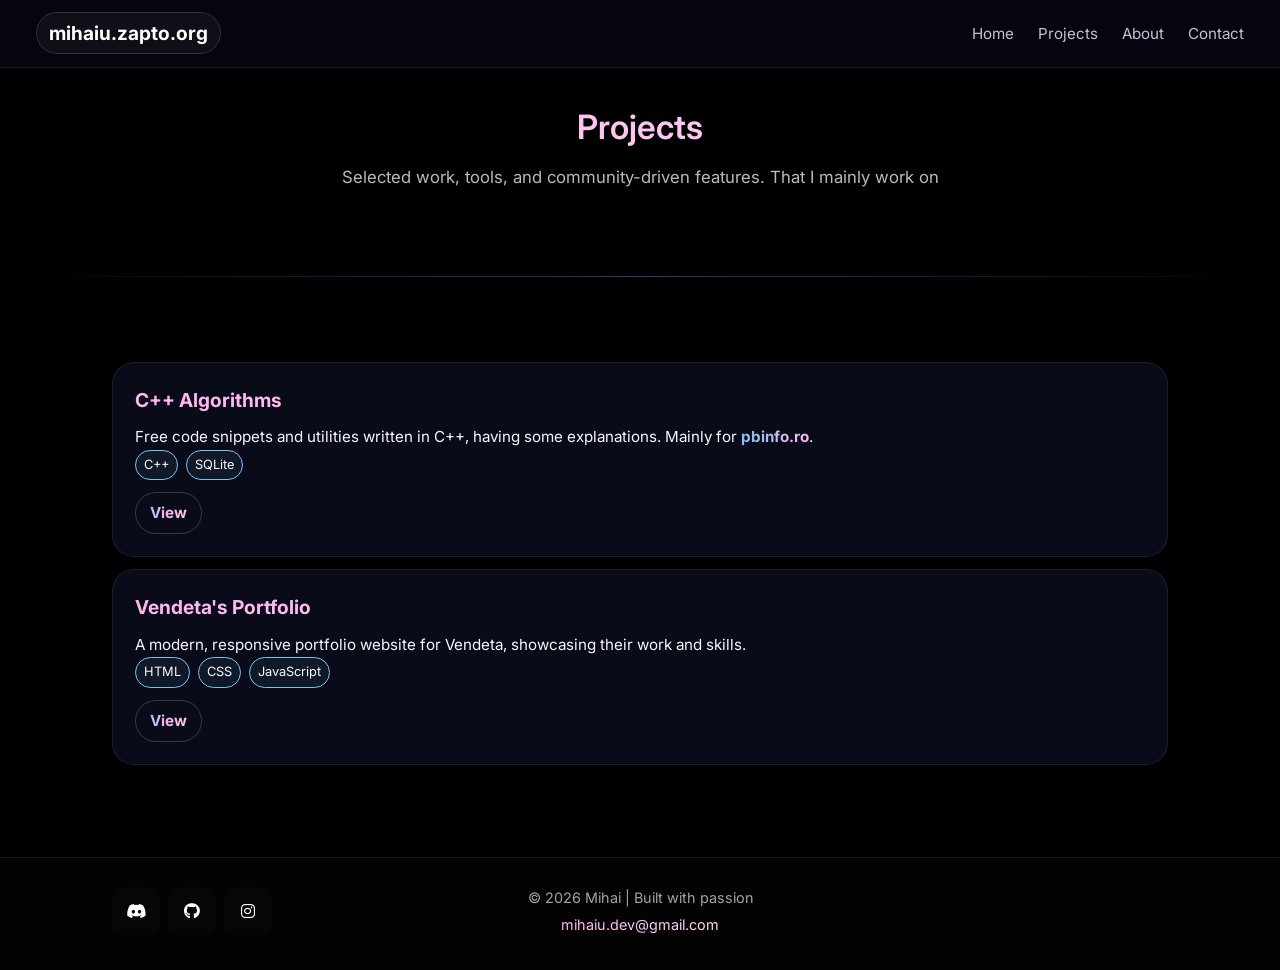
<file: HTML/projects.html>
﻿<!DOCTYPE html>
<html lang="en">

<head>
  <meta charset="UTF-8" />
  <meta name="viewport" content="width=device-width,initial-scale=1.0" />
  <title>Mihai - Projects</title>
  <link href="https://fonts.googleapis.com/css2?family=Inter:wght@300;400;600&display=swap" rel="stylesheet" />
  <link rel="stylesheet" href="https://cdnjs.cloudflare.com/ajax/libs/font-awesome/6.5.0/css/all.min.css" />
  <link rel="stylesheet" href="../CSS/style.css" />
</head>

<body>
  <div class="page-transition"></div>
  <nav class="navbar">
    <div class="logo"><a href="\index.html">mihaiu.zapto.org</a></div>
    <ul class="nav-links">
      <li><a href="\index.html" class="nav-link">Home</a></li>
      <li><a href="projects.html" class="nav-link">Projects</a></li>
      <li><a href="about.html" class="nav-link">About</a></li>
      <li><a href="contact.html" class="nav-link">Contact</a></li>
    </ul>
  </nav>
  <main>
    <section class="simple-hero reveal">
      <div class="container">
        <h2>Projects</h2>
        <p class="subtitle">Selected work, tools, and community-driven features. That I mainly work on</p>
      </div>
    </section>
    <div class="section-separator"></div>
    <section class="projects">
      <div class="container">
        <div class="cards-grid">
          <article class="project-card reveal">
            <h3>C++ Algorithms</h3>
            <p>
              Free code snippets and utilities written in C++, having some explanations.
              Mainly for
              <a href="https://pbinfo.ro" target="_blank" rel="noopener noreferrer" class="project-gradient">pbinfo.ro</a>.
            </p>
            <div class="tech-list">
              <span>C++</span><span>SQLite</span>
            </div>
            <a href="#" class="view-link">View</a>
          </article>
        </div>
        <div class="cards-grid">
          <article class="project-card reveal">
            <h3>Vendeta's Portfolio</h3>
            <p>A modern, responsive portfolio website for Vendeta, showcasing their work and skills.</p>
            <div class="tech-list">
              <span>HTML</span><span>CSS</span><span>JavaScript</span>
            </div>
            <a href="#" class="view-link">View</a>
          </article>
        </div>
      </div>
    </section>
  </main>
  <footer class="footer">
    <div class="container footer-inner">
      <div class="footer-links">
        <a href="https://discord.com/users/1027052856697684099" class="footer-icon discord" target="_blank"
          rel="noopener noreferrer" aria-label="Discord"><i class="fab fa-discord"></i></a>
        <a href="https://github.com/ro-mihaiu" class="footer-icon github" target="_blank" rel="noopener noreferrer"
          aria-label="GitHub"><i class="fab fa-github"></i></a>
        <a href="https://instagram.com/ro_mihaiu" class="footer-icon instagram" target="_blank"
          rel="noopener noreferrer" aria-label="Instagram"><i class="fab fa-instagram"></i></a>
      </div>
      <div class="footer-meta">
        <p>&copy; 2026 Mihai | Built with passion</p>
        <p><a href="mailto:mihaiu.dev@gmail.com" class="gradient-email">mihaiu.dev@gmail.com</a></p>
      </div>
    </div>
  </footer>
  <script src="../JS/script.js"></script>
</body>

</html>
</file>
<file: CSS/style.css>
﻿/* Reset */
* {
    margin: 0;
    padding: 0;
    box-sizing: border-box;
}

body {
    background: #000000;
    color: var(--text);
    font-family: 'Inter', sans-serif;
    line-height: 1.6;
    scroll-behavior: smooth;
    transition: background 0.3s ease, color 0.3s ease;
}

:root {
    --bg: #120b22;
    --bg-rgb: 18, 11, 34;
    --text: #f8f7ff;
    --surface: rgba(17, 10, 38, 0.78);
    --surface-strong: rgba(19, 12, 42, 0.94);
    --accent: #79c2f3;
    --accent-soft: #ffb4ef;
    --accent-warm: #ffd6f5;
    --muted: #d8c1de;
}

.navbar {
    display: flex;
    justify-content: space-between;
    align-items: center;
    padding: 18px 36px;
    position: fixed;
    top: 0;
    left: 0;
    right: 0;
    background: rgba(10, 14, 34, 0.42);
    -webkit-backdrop-filter: blur(24px);
    backdrop-filter: blur(24px);
    z-index: 1000;
    border-bottom: 1px solid rgba(255, 255, 255, 0.08);
    transition: background 0.3s ease, backdrop-filter 0.3s ease, border-color 0.3s ease;
}

.navbar.scrolled {
    background: rgba(10, 14, 34, 0.55);
}

.logo a {
    color: #ffffff;
    font-size: 1.2rem;
    font-weight: 700;
    text-decoration: none;
    border: 1px solid rgba(255, 255, 255, 0.14);
    padding: 8px 12px;
    border-radius: 999px;
    background: rgba(255, 255, 255, 0.04);
    transition: all .25s ease;
}

.logo a:hover {
    background: rgba(255, 255, 255, 0.12);
    box-shadow: 0 0 20px rgba(125, 110, 255, 0.2);
}

.nav-links {
    list-style: none;
    display: flex;
    gap: 24px;
}

.nav-links a {
    color: rgba(238, 243, 255, 0.88);
    text-decoration: none;
    font-size: 0.95rem;
    position: relative;
    opacity: .92;
    transition: opacity .25s ease, color .25s ease;
}

.nav-links a::after {
    content: '';
    position: absolute;
    left: 0;
    bottom: -6px;
    width: 0;
    height: 3px;
    background: linear-gradient(90deg, var(--accent), var(--accent-soft));
    border-radius: 999px;
    transition: width .25s ease;
}

.nav-links a:hover {
    opacity: 1;
    color: var(--accent-soft);
}

.nav-links a:hover::after,
.nav-links a.active::after {
    width: 100%;
}

.nav-links a.active {
    color: var(--accent-soft);
    opacity: 1;
}

.main {
    padding-top: 90px;
}

.hero {
    min-height: 100vh;
    display: flex;
    align-items: center;
    position: relative;
    padding: 0 36px;
    overflow: hidden;
    background: transparent;
}

.hero::before {
    content: '';
    position: absolute;
    inset: 0;
    background: none;
    pointer-events: none;
}

.hero-content {
    position: relative;
    z-index: 1;
    max-width: 720px;
    padding: 140px 0 120px;
}

.location {
    font-size: .85rem;
    opacity: .78;
    text-transform: uppercase;
    letter-spacing: .14em;
    margin-bottom: 16px;
    display: flex;
    align-items: center;
    gap: 10px;
}

.hero h1 {
    font-size: 3rem;
    line-height: 1.05;
    margin-bottom: 14px;
    letter-spacing: .03em;
}

.hero-name {
    background: linear-gradient(90deg, var(--accent), var(--accent-soft));
    -webkit-background-clip: text;
    background-clip: text;
    color: transparent;
    font-family: 'Courier New', monospace;
    text-shadow: 0 0 20px rgba(121, 194, 243, 0.32);
}

.hero-subtitle {
    font-size: 1.4rem;
    color: rgba(255, 255, 255, 0.92);
    margin-bottom: 24px;
    min-height: 42px;
}

.description {
    font-size: 1.05rem;
    opacity: .92;
    max-width: 680px;
    margin-bottom: 28px;
    color: rgba(255, 255, 255, 0.92);
}

.cta-buttons {
    display: flex;
    flex-wrap: wrap;
    gap: 14px;
    margin-top: 20px;
}

.cta-btn {
    border-radius: 999px;
    padding: .95rem 1.5rem;
    font-weight: 700;
    font-size: .95rem;
    text-decoration: none;
    transition: all .3s ease;
}

.cta-btn.primary {
    background: linear-gradient(135deg, var(--accent), var(--accent-soft));
    color: #070610;
    border: none;
    box-shadow: 0 18px 38px rgba(121, 194, 243, 0.22);
}

.cta-btn.primary:hover {
    transform: translateY(-1px);
    box-shadow: 0 22px 42px rgba(76, 49, 255, 0.28);
}

.cta-btn.secondary {
    background: rgba(255, 255, 255, 0.12);
    color: #ffffff;
    border: 1px solid rgba(255, 255, 255, 0.18);
}

.cta-btn.secondary:hover {
    background: rgba(255, 255, 255, 0.18);
    box-shadow: 0 0 18px rgba(76, 49, 255, 0.18);
    border: 1px solid var(--accent);
}

.gradient-title,
.view-link {
    display: inline-block;
    background: linear-gradient(90deg, var(--accent), var(--accent-soft), var(--accent-warm));
    -webkit-background-clip: text;
    background-clip: text;
    color: transparent;
}

.view-link {
    font-weight: 700;
    text-decoration: none;
    padding: 8px 14px;
    border: 1px solid rgba(255, 255, 255, 0.18);
    border-radius: 999px;
    transition: all .25s ease;
}

.view-link:hover {
    color: #ffffff;
    background: rgba(255, 255, 255, 0.1);
    border-color: var(--accent-soft);
}

.scroll-indicator {
    margin-top: 34px;
    animation: bounce 2s infinite;
    text-align: center;
}

.scroll-indicator i {
    font-size: 1.4rem;
    color: var(--accent);
    text-shadow: 0 0 12px rgba(121, 194, 243, .5);
}

.section-separator {
    height: 1px;
    background: linear-gradient(90deg, transparent, rgba(124, 110, 255, 0.45), transparent);
    margin: 5px 0;
}

@keyframes bounce {

    0%,
    20%,
    50%,
    80%,
    100% {
        transform: translateY(0)
    }

    40% {
        transform: translateY(-10px)
    }

    60% {
        transform: translateY(-5px)
    }
}

section {
    padding: 80px 0;
}

.container {
    max-width: 1120px;
    margin: 0 auto;
    padding: 0 32px;
}

h2 {
    font-size: 2.1rem;
    font-weight: 600;
    margin-bottom: 10px;
    text-align: center;
    background: linear-gradient(90deg, var(--accent-soft), var(--accent-warm));
    -webkit-background-clip: text;
    background-clip: text;
    color: transparent;
}

.subtitle {
    font-size: 1.05rem;
    opacity: .75;
    text-align: center;
    margin-bottom: 40px;
}

.cards-grid {
    display: grid;
    grid-template-columns: repeat(auto-fit, minmax(260px, 1fr));
    gap: 22px;
}

.card {
    background: rgba(12, 14, 30, 0.82);
    border: 1px solid rgba(255, 255, 255, 0.08);
    border-radius: 24px;
    padding: 26px;
    position: relative;
    overflow: hidden;
    transition: transform .35s ease, box-shadow .35s ease, border-color .35s ease;
    opacity: 0;
    transform: translateY(30px);
    -webkit-backdrop-filter: blur(18px);
    backdrop-filter: blur(18px);
}

.card.visible,
.card.reveal.visible {
    opacity: 1;
    transform: translateY(0);
}

.card:hover {
    transform: translateY(-8px);
    box-shadow: 0 24px 60px rgba(25, 29, 68, 0.28);
    border-color: var(--accent-soft);
}

.badge {
    position: absolute;
    top: 16px;
    right: 16px;
    padding: 6px 12px;
    border-radius: 999px;
    font-size: .78rem;
    font-weight: 700;
    background: rgba(255, 255, 255, 0.05);
    border: 1px solid rgba(255, 255, 255, 0.12);
    color: transparent;
    background-image: linear-gradient(90deg, var(--accent), var(--accent-soft));
    -webkit-background-clip: text;
    background-clip: text;
}

.card h3 {
    font-size: 1.25rem;
    margin-bottom: 10px;
}

.meta-line {
    display: flex;
    gap: 14px;
    flex-wrap: wrap;
    align-items: center;
    margin-bottom: 10px;
}

.meta-line .role {
    font-weight: 700;
    background: linear-gradient(90deg, var(--accent), var(--accent-soft));
    -webkit-background-clip: text;
    background-clip: text;
    color: transparent;
}

.meta-line .date {
    font-size: .88rem;
    color: var(--muted);
    opacity: .82;
}

.server-line {
    display: flex;
    align-items: center;
    gap: 10px;
    flex-wrap: wrap;
    margin-bottom: 12px;
}

.server-line span {
    font-size: .92rem;
    color: var(--muted);
    opacity: .85;
}

.join-link {
    display: inline-block;
    color: #ffffff;
    font-weight: 700;
    text-decoration: none;
    background: rgba(255, 255, 255, 0.08);
    border: 1px solid rgba(124, 110, 255, 0.28);
    padding: 6px 12px;
    border-radius: 999px;
    transition: all .3s ease;
}

.join-link:hover {
    background: rgba(124, 110, 255, 0.18);
    box-shadow: 0 0 18px rgba(124, 110, 255, 0.18);
    border-color: var(--accent-soft);
}

.card ul {
    list-style: none;
    margin-top: 14px;
    padding-left: 18px;
}

.card li {
    font-size: .95rem;
    opacity: .83;
    margin-bottom: 8px;
    position: relative;
    padding-left: 14px;
}

.card li::before {
    content: '•';
    position: absolute;
    left: 0;
    color: var(--accent);
}

.skills-grid {
    display: grid;
    grid-template-columns: repeat(auto-fit, minmax(230px, 1fr));
    gap: 20px;
}

.skill-item {
    background: rgba(12, 14, 30, 0.82);
    border: 1px solid rgba(255, 255, 255, 0.08);
    border-radius: 22px;
    padding: 20px;
    transition: transform .3s ease, box-shadow .3s ease, border-color .3s ease;
    opacity: 0;
    transform: translateY(30px);
    -webkit-backdrop-filter: blur(16px);
    backdrop-filter: blur(16px);
}

.skill-item:hover {
    transform: translateY(-6px);
    box-shadow: 0 22px 42px rgba(25, 29, 68, 0.18);
    border-color: var(--accent-soft);
}

.skill-header {
    display: flex;
    align-items: center;
    gap: 10px;
    margin-bottom: 10px;
    justify-content: flex-start;
}

.skill-header h3 {
    margin: 0;
    font-size: 1.07rem;
    background: linear-gradient(90deg, var(--accent), var(--accent-soft));
    -webkit-background-clip: text;
    background-clip: text;
    color: transparent;
}

.skill-item p {
    font-size: .95rem;
    opacity: .78;
    margin: 0;
}

.skill-icon {
    width: 40px;
    height: 40px;
    display: flex;
    align-items: center;
    justify-content: center;
    border-radius: 10px;
    font-size: 1rem;
    background: rgba(255, 255, 255, 0.08);
}

.skill-icon:hover {
    box-shadow: 0 0 10px var(--accent);
}

.skill-icon.python {
    color: #3776AB;
    background: rgba(55, 118, 171, .18);
}

.skill-icon.js {
    color: #F7DF1E;
    background: rgba(247, 223, 30, .18);
}

.skill-icon.html {
    color: #E34F26;
    background: rgba(227, 79, 38, .18);
}

.skill-icon.css {
    color: #1572B6;
    background: rgba(21, 114, 182, .18);
}

.skill-icon.java {
    color: #f89820;
    background: rgba(248, 152, 32, .18);
}

.skill-icon.cplusplus {
    color: #00599C;
    background: rgba(0, 89, 156, .18);
}

.skill-icon.lua {
    color: #090e78;
    background: rgba(4, 59, 101, 0.18);
}

.skill-icon.mariadb {
    color: #e0e0e0;
    background: rgba(87, 87, 87, 0.18);
}

.skill-icon.linux {
    color: #000000;
    background: rgba(11, 157, 235, 0.271);
}

.contact-grid {
    display: grid;
    grid-template-columns: repeat(auto-fit, minmax(210px, 1fr));
    gap: 18px;
    max-width: 960px;
    margin: 0 auto;
    justify-items: center;
}

.contact-item {
    background: rgba(12, 14, 30, 0.82);
    border-radius: 22px;
    padding: 20px;
    text-align: center;
    transition: transform .25s ease, box-shadow .25s ease, border-color .25s ease;
    opacity: 0;
    transform: translateY(30px);
    border: 1px solid rgba(255, 255, 255, 0.08);
    -webkit-backdrop-filter: blur(16px);
    backdrop-filter: blur(16px);
}

.contact-item:hover {
    transform: translateY(-4px);
    box-shadow: 0 20px 38px rgba(25, 29, 68, 0.18);
    border-color: var(--accent-soft);
}

.contact-icon {
    width: 48px;
    height: 48px;
    display: flex;
    align-items: center;
    justify-content: center;
    border-radius: 12px;
    font-size: 1.2rem;
    margin: 0 auto 12px;
    background: rgba(255, 255, 255, 0.08);
}

.contact-icon.discord {
    color: #5865F2;
    background: rgba(88, 101, 242, .18);
}

.contact-icon.github {
    color: #fff;
    background: rgba(100, 100, 100, .2);
}

.contact-icon.instagram {
    color: #E1306C;
    background: rgba(225, 48, 108, .18);
}

.contact-name,
p {
    font-size: .95rem;
}

.contact-link {
    color: #ffffff;
    font-weight: 700;
    text-decoration: none;
    border: 1px solid rgba(124, 110, 255, 0.28);
    padding: 6px 12px;
    border-radius: 999px;
    transition: all .3s ease;
}

.contact-link:hover {
    background: rgba(124, 110, 255, 0.18);
    box-shadow: 0 0 16px rgba(124, 110, 255, 0.2);
}

.contact-form {
    max-width: 600px;
    margin: 0 auto;
    display: flex;
    flex-direction: column;
    gap: 20px;
}

.form-input {
    background: rgba(12, 14, 30, 0.82);
    border: 1px solid rgba(255, 255, 255, 0.08);
    border-radius: 12px;
    padding: 15px;
    color: var(--text);
    font-family: inherit;
    font-size: 1rem;
    transition: border-color 0.3s ease, box-shadow 0.3s ease;
    -webkit-backdrop-filter: blur(16px);
    backdrop-filter: blur(16px);
}

.form-input:focus {
    border-color: var(--accent);
    box-shadow: 0 0 0 3px rgba(121, 194, 243, 0.1);
    outline: none;
}

.form-input::placeholder {
    color: rgba(248, 247, 255, 0.6);
}

.form-button {
    background: linear-gradient(135deg, var(--accent), var(--accent-soft));
    color: #070610;
    border: none;
    border-radius: 999px;
    padding: 15px 30px;
    font-weight: 700;
    font-size: 1rem;
    cursor: pointer;
    transition: transform 0.3s ease, box-shadow 0.3s ease;
    align-self: flex-end;
}

.form-button:hover {
    transform: translateY(-2px);
    box-shadow: 0 8px 20px rgba(121, 194, 243, 0.3);
}

.project-card {
    background: rgba(12, 14, 30, 0.82);
    border: 1px solid rgba(255, 255, 255, 0.08);
    border-radius: 22px;
    padding: 22px;
    transition: transform .3s ease, box-shadow .3s ease, border-color .3s ease;
    opacity: 0;
    transform: translateY(30px);
    -webkit-backdrop-filter: blur(16px);
    backdrop-filter: blur(16px);
}

.project-card:hover {
    transform: translateY(-6px);
    box-shadow: 0 18px 42px rgba(25, 29, 68, 0.18);
    border-color: var(--accent-soft);
}

.project-card h3 {
    font-size: 1.2rem;
    font-weight: 700;
    margin-bottom: 10px;
    text-align: left;
    background: linear-gradient(90deg, var(--accent-soft), var(--accent-warm));
    -webkit-background-clip: text;
    background-clip: text;
    color: transparent;
}

.project-card {
    font-size: .95rem;
    opacity: .9;
    margin-bottom: 12px;
}

.project-gradient {
    background: linear-gradient(90deg, var(--accent), var(--accent-soft));
    -webkit-background-clip: text;
    background-clip: text;
    color: transparent;
    font-weight: 700;
}

.tech-list {
    display: flex;
    flex-wrap: wrap;
    gap: 8px;
    margin-bottom: 12px;
}

.tech-list span {
    font-size: .8rem;
    padding: 4px 8px;
    border-radius: 999px;
    background: rgba(121, 194, 243, .08);
    border: 1.2px solid var(--accent);
}

.action-btn {
    display: inline-block;
    padding: 8px 14px;
    border-radius: 8px;
    border: 1px solid rgba(121, 194, 243, .6);
    color: var(--accent);
    text-decoration: none;
    font-size: .9rem;
    transition: all .25s ease;
}

.action-btn:hover {
    background: rgba(121, 194, 243, .12);
    box-shadow: 0 0 12px rgba(121, 194, 243, .3);
}

.simple-hero {
    padding: 100px 0 40px;
}

.simple-hero h1 {
    font-size: 2.3rem;
    text-align: center;
    margin-bottom: 12px;
}

.footer {
    padding: 24px 0 30px;
    background: rgba(6, 6, 6, 0.6);
    border-top: 1.5px solid rgba(124, 110, 255, 0.18);
}

.footer-inner {
    display: grid;
    grid-template-columns: 1fr auto 1fr;
    align-items: center;
    /*gap: 10px;*/
    width: 90%;
    max-width: 1120px;
    margin: 0 auto;
}

.footer-links {
    grid-column: 1;
    display: flex;
    gap: 8px;
    align-items: center;
    justify-self: start;
}

.footer-meta {
    grid-column: 2;
    text-align: center;
    justify-self: center;
    /*display: flex;
    flex-direction: column;
    align-items: center;
    gap: 4px;*/
}

.footer-inner::after {
    content: "";
    grid-column: 3;
}

.footer-icon {
    width: 48px;
    height: 48px;
    display: inline-flex;
    align-items: center;
    justify-content: center;
    border-radius: 12px;
    background: rgba(255, 255, 255, 0.01);
    color: #ffffff;
    text-decoration: none;
    transition: transform .25s ease, background .25s ease;
}

.footer-icon:hover {
    transform: translateY(-2px);
    background: rgba(255, 255, 255, 0.1);
}

.footer p {
    margin: .25rem 0;
    color: #a3a3a3;
    font-size: .9rem;
}

.footer a {
    gradient: var(--accent), var(--accent-soft);
    text-decoration: none;
}

.gradient-email {
    display: inline-block;
    animation: gradientText 3s linear infinite;
    background-size: 200% auto;
    background: linear-gradient(90deg, var(--accent-soft), var(--accent-warm));
    -webkit-background-clip: text;
    background-clip: text;
    color: transparent;
}

@keyframes gradientText {
    0% {
        background-position: 0% center;
    }

    100% {
        background-position: 200% center;
    }
}

.page-transition {
    position: fixed;
    inset: 0;
    pointer-events: none;
    z-index: 2000;
    background: radial-gradient(circle at center, rgba(121, 194, 243, .08), rgba(5, 5, 5, .90));
    opacity: 0;
    transition: opacity .35s ease;
}

.reveal {
    opacity: 0;
    transform: translateY(18px);
    transition: opacity .6s ease, transform .6s ease;
}

.reveal.visible {
    opacity: 1;
    transform: translateY(0);
}

.indented-justified {
    text-indent: 2em;
    /* first-line indent (the “tab”) */
    text-align: justify;
    /* justify text on both sides */
    /*  text-justify: inter-word;      nicer word spacing (optional) */
    line-height: 1.6;
    /* optional: better readability */
}

.about-card {
    background: rgba(12, 14, 30, 0.82);
    border: 1px solid rgba(255, 255, 255, 0.08);
    border-radius: 22px;
    padding: 22px;
    transition: transform .3s ease, box-shadow .3s ease, border-color .3s ease;
    opacity: 0;
    transform: translateY(30px);
    -webkit-backdrop-filter: blur(16px);
    backdrop-filter: blur(16px);
}

.about-card:hover {
    transform: translateY(-6px);
    box-shadow: 0 18px 40px rgba(25, 29, 68, 0.18);
    border-color: var(--accent-soft);
}

.about-card h3 {
    margin: 0 0 10px;
    color: var(--accent);
}

.about-card {
    font-size: .95rem;
    opacity: .84;
    margin-bottom: 12px;
}

.contact-content {
    display: flex;
    gap: 20px;
    align-items: flex-start;
}

.contact-social {
    display: flex;
    flex-direction: column;
    gap: 10px;
}

.contact-icon {
    width: 60px;
    height: 60px;
    display: flex;
    align-items: center;
    justify-content: center;
    border-radius: 12px;
    background: rgba(255, 255, 255, 0.08);
    color: #ffffff;
    text-decoration: none;
    transition: transform .25s ease, background .25s ease;
}

.contact-icon:hover {
    transform: translateY(-2px);
    background: rgba(255, 255, 255, 0.14);
}

.contact-icon.discord {
    color: #5865F2;
}

.contact-icon.github {
    color: #fff;
}

.contact-icon.instagram {
    color: #E1306C;
}

.contact-text {
    flex: 1;
    font-size: 1.05rem;
    opacity: .9;
    line-height: 1.6;
}

.contact-text p {
    margin-bottom: 16px;
}

/* Chrome, Edge, Safari */
::-webkit-scrollbar {
    width: 6px;
}

::-webkit-scrollbar-track {
    background: rgba(255, 255, 255, 0.02);
    -webkit-backdrop-filter: blur(6px);
    backdrop-filter: blur(6px);
}

::-webkit-scrollbar-thumb {
    background: linear-gradient(180deg,
            var(--accent),
            var(--accent-soft));
    border-radius: 10px;
    border: 2px solid rgba(10, 10, 15, 0.6);
}

::-webkit-scrollbar-thumb:hover {
    background: linear-gradient(180deg,
            var(--accent-soft),
            var(--accent-warm));
    box-shadow: 0 0 10px var(--accent);
}

html {
    scrollbar-width: thin;
    scrollbar-color: #79c2f3 rgba(10, 10, 15, 0.6);
}

@media(max-width:768px) {
    .navbar {
        padding: 14px 20px;
    }

    .nav-links {
        gap: 12px;
    }

    .hero {
        padding-top: 120px;
    }

    .hero h1 {
        font-size: 2.4rem;
    }

    .hero-subtitle {
        font-size: 1.2rem;
    }

    .container {
        padding: 0 18px;
    }

    .cards-grid,
    .skills-grid,
    .contact-grid {
        grid-template-columns: 1fr;
    }

    .cta-buttons {
        flex-direction: column;
        align-items: stretch;
    }

    .cta-btn {
        width: 100%;
        text-align: center;
    }

    .project-card,
    .about-card,
    .card,
    .skill-item,
    .contact-item {
        padding: 16px;
    }

    .simple-hero {
        padding: 80px 0;
    }

    .section-separator {
        margin: 40px 0;
    }
}
</file>
<file: style.css>
﻿/* Reset */
* {
    margin: 0;
    padding: 0;
    box-sizing: border-box;
}

body {
    background: var(--bg);
    color: var(--text);
    font-family: 'Inter', sans-serif;
    line-height: 1.6;
    scroll-behavior: smooth;
    transition: background 0.3s ease, color 0.3s ease;
}

:root {
    --bg: #050505;
    --text: #e5e5e5;
    --surface: #0a0a0a;
    --accent: #00eaff;
    --muted: #d1d5db;
}

.light-mode {
    --bg: #f5f5f5;
    --text: #1a1a1a;
    --surface: #ffffff;
    --accent: #007acc;
    --muted: #666666;
}

.navbar {
    display: flex;
    justify-content: space-between;
    align-items: center;
    padding: 18px 36px;
    position: fixed;
    top: 0;
    left: 0;
    right: 0;
    background: rgba(var(--bg), 0.75);
    -webkit-backdrop-filter: blur(16px);
    backdrop-filter: blur(16px);
    z-index: 1000;
    transition: background 0.3s ease, backdrop-filter 0.3s ease;
}

.navbar.scrolled {
    background: rgba(var(--bg), 0.8);
    -webkit-backdrop-filter: blur(18px);
    backdrop-filter: blur(18px);
}

.logo a {
    color: var(--accent);
    font-size: 1.2rem;
    font-weight: 700;
    text-decoration: none;
    border: 1px solid rgba(0, 234, 255, 0.3);
    padding: 5px 10px;
    border-radius: 999px;
    transition: all .25s ease;
}

.logo a:hover {
    background: rgba(0, 234, 255, 0.12);
    box-shadow: 0 0 14px rgba(0, 234, 255, .25);
}

.nav-links {
    list-style: none;
    display: flex;
    gap: 22px;
}

.nav-links a {
    color: var(--text);
    text-decoration: none;
    font-size: 0.95rem;
    position: relative;
    opacity: .88;
    transition: opacity .25s ease, color .25s ease;
}

.nav-links a::after {
    content: '';
    position: absolute;
    left: 0;
    bottom: -4px;
    width: 0;
    height: 2px;
    background: var(--accent);
    border-radius: 2px;
    transition: width .25s ease;
}

.nav-links a:hover {
    opacity: 1;
    color: var(--accent);
}

.nav-links a:hover::after {
    width: 100%;
}

.nav-links a.active {
    color: var(--accent);
    opacity: 1;
}

.nav-links a.active::after {
    width: 100%;
}

.theme-toggle {
    background: none;
    border: 1px solid rgba(var(--accent), 0.3);
    color: var(--accent);
    padding: 8px 12px;
    border-radius: 8px;
    cursor: pointer;
    transition: all .25s ease;
    font-size: 1rem;
}

.theme-toggle:hover {
    background: rgba(var(--accent), 0.12);
    box-shadow: 0 0 10px rgba(var(--accent), 0.25);
}

.main {
    padding-top: 90px;
}

.hero {
    min-height: 100vh;
    display: flex;
    align-items: center;
    position: relative;
    padding: 0 36px;
    overflow: hidden;
    background: linear-gradient(45deg, var(--bg), var(--surface), var(--bg));
    background-size: 300% 300%;
    animation: gradientShift 12s ease infinite;
}

@keyframes gradientShift {
    0% {
        background-position: 0% 50%
    }

    50% {
        background-position: 100% 50%
    }

    100% {
        background-position: 0% 50%
    }
}

.hero-content {
    max-width: 720px;
}

.location {
    font-size: .85rem;
    opacity: .65;
    text-transform: uppercase;
    letter-spacing: .12em;
    margin-bottom: 16px;
    display: flex;
    align-items: center;
    gap: 8px;
}

.hero h1 {
    font-size: 3.2rem;
    line-height: 1.1;
    margin-bottom: 12px;
    letter-spacing: .04em;
}

.hero-name {
    color: var(--accent);
    font-family: 'Courier New', monospace;
    text-shadow: 0 0 12px var(--accent), 0 0 30px rgba(0, 234, 255, .5);
}

.hero-subtitle {
    font-size: 1.5rem;
    color: #9ca3af;
    margin-bottom: 20px;
    min-height: 36px;
}

.description {
    font-size: 1.05rem;
    opacity: .82;
    max-width: 680px;
    margin-bottom: 24px;
}

.cta-buttons {
    display: flex;
    flex-wrap: wrap;
    gap: 14px;
    margin-top: 16px;
}

.cta-btn {
    border-radius: 8px;
    padding: .78rem 1.2rem;
    font-weight: 600;
    font-size: .95rem;
    text-decoration: none;
    transition: all .3s ease;
}

.cta-btn.primary {
    background: var(--accent);
    color: #050505;
    border: 1px solid var(--accent);
}

.cta-btn.primary:hover {
    background: transparent;
    color: var(--accent);
    box-shadow: 0 0 16px rgba(0, 234, 255, .4);
}

.cta-btn.secondary {
    background: rgba(0, 234, 255, .06);
    color: var(--accent);
    border: 1px solid rgba(0, 234, 255, .4);
}

.cta-btn.secondary:hover {
    background: rgba(0, 234, 255, .12);
    box-shadow: 0 0 16px rgba(0, 234, 255, .3);
}

.scroll-indicator {
    margin-top: 34px;
    animation: bounce 2s infinite;
    text-align: center;
}

.scroll-indicator i {
    font-size: 1.4rem;
    color: var(--accent);
    text-shadow: 0 0 10px rgba(0, 234, 255, .5);
}

@keyframes bounce {

    0%,
    20%,
    50%,
    80%,
    100% {
        transform: translateY(0)
    }

    40% {
        transform: translateY(-10px)
    }

    60% {
        transform: translateY(-5px)
    }
}

.section-separator {
    height: 1px;
    background: linear-gradient(90deg, transparent, rgba(0, 234, 255, .35), transparent);
    margin: 50px 0;
}

section {
    padding: 80px 0;
}

.container {
    max-width: 1120px;
    margin: 0 auto;
    padding: 0 32px;
}

h2 {
    font-size: 2.1rem;
    font-weight: 600;
    margin-bottom: 10px;
    text-align: center;
}

.subtitle {
    font-size: 1.05rem;
    opacity: .75;
    text-align: center;
    margin-bottom: 40px;
}

.cards-grid {
    display: grid;
    grid-template-columns: repeat(auto-fit, minmax(260px, 1fr));
    gap: 22px;
}

.card {
    background: var(--surface);
    border: 2px solid rgba(26, 26, 26, .9);
    border-radius: 14px;
    padding: 24px;
    position: relative;
    overflow: hidden;
    transition: transform .3s ease, box-shadow .3s ease, border-color .3s ease;
    opacity: 0;
    transform: translateY(30px);
}

.card.visible,
.card.reveal.visible {
    opacity: 1;
    transform: translateY(0);
}

.card:hover {
    transform: translateY(-6px);
    box-shadow: 0 0 22px rgba(0, 234, 255, .23);
    border-color: rgba(0, 234, 255, .58);
}

.badge {
    position: absolute;
    top: 16px;
    right: 16px;
    padding: 5px 10px;
    border-radius: 999px;
    font-size: .77rem;
    font-weight: 700;
    background: var(--accent);
    color: #050505;
}

.card h3 {
    font-size: 1.25rem;
    margin-bottom: 10px;
}

.meta-line {
    display: flex;
    gap: 14px;
    flex-wrap: wrap;
    align-items: center;
    margin-bottom: 10px;
}

.meta-line .role {
    color: var(--accent);
    font-weight: 600;
}

.meta-line .date {
    font-size: .88rem;
    color: var(--muted);
    opacity: .82;
}

.server-line {
    display: flex;
    align-items: center;
    gap: 10px;
    flex-wrap: wrap;
    margin-bottom: 12px;
}

.server-line span {
    font-size: .92rem;
    color: var(--muted);
    opacity: .85;
}

.join-link {
    display: inline-block;
    color: var(--accent);
    font-weight: 600;
    text-decoration: none;
    border: 1px solid rgba(0, 234, 255, .35);
    padding: 4px 10px;
    border-radius: 999px;
    transition: all .3s ease;
}

.join-link:hover {
    background: rgba(0, 234, 255, .1);
    box-shadow: 0 0 12px rgba(0, 234, 255, .45);
    border-color: var(--accent);
}

.card ul {
    list-style: none;
    margin-top: 14px;
    padding-left: 18px;
}

.card li {
    font-size: .95rem;
    opacity: .83;
    margin-bottom: 8px;
    position: relative;
    padding-left: 14px;
}

.card li::before {
    content: '•';
    position: absolute;
    left: 0;
    color: var(--accent);
}

.skills-grid {
    display: grid;
    grid-template-columns: repeat(auto-fit, minmax(230px, 1fr));
    gap: 20px;
}

.skill-item {
    background: var(--surface);
    border: 1px solid rgba(26, 26, 26, .9);
    border-radius: 14px;
    padding: 18px;
    transition: transform .3s ease, box-shadow .3s ease, border-color .3s ease;
    opacity: 0;
    transform: translateY(30px);
}

.skill-item:hover {
    transform: translateY(-4px);
    box-shadow: 0 0 20px rgba(0, 234, 255, .2);
    border-color: rgba(0, 234, 255, .55);
}

.skill-header {
    display: flex;
    align-items: center;
    gap: 10px;
    margin-bottom: 10px;
    justify-content: center;
}

.skill-header h3 {
    margin: 0;
    color: var(--accent);
    font-size: 1.07rem;
}

.skill-item p {
    font-size: .95rem;
    opacity: .78;
    margin: 0;
}

.skill-icon {
    width: 36px;
    height: 36px;
    display: flex;
    align-items: center;
    justify-content: center;
    border-radius: 50%;
    font-size: 1rem;
    background: rgba(255, 255, 255, .08);
}

.skill-icon:hover {
    box-shadow: 0 0 10px rgba(0, 234, 255, .42);
}

.skill-icon.python {
    color: #3776AB;
    background: rgba(55, 118, 171, .18);
}

.skill-icon.js {
    color: #F7DF1E;
    background: rgba(247, 223, 30, .18);
}

.skill-icon.html {
    color: #E34F26;
    background: rgba(227, 79, 38, .18);
}

.skill-icon.css {
    color: #1572B6;
    background: rgba(21, 114, 182, .18);
}

.skill-icon.java {
    color: #f89820;
    background: rgba(248, 152, 32, .18);
}

.skill-icon.cplusplus {
    color: #00599C;
    background: rgba(0, 89, 156, .18);
}

.contact-grid {
    display: grid;
    grid-template-columns: repeat(auto-fit, minmax(210px, 1fr));
    gap: 18px;
    max-width: 960px;
    margin: 0 auto;
    justify-items: center;
}

.contact-item {
    background: var(--surface);
    border-radius: 18px;
    padding: 18px;
    text-align: center;
    transition: transform .25s ease, box-shadow .25s ease;
    opacity: 0;
    transform: translateY(30px);
}

.contact-item:hover {
    transform: scale(1.02);
    box-shadow: 0 0 18px rgba(0, 234, 255, .3);
}

.contact-icon {
    width: 52px;
    height: 52px;
    display: flex;
    align-items: center;
    justify-content: center;
    border-radius: 50%;
    font-size: 1.3rem;
    margin: 0 auto 12px;
    background: rgba(255, 255, 255, .08);
}

.contact-icon.discord {
    color: #5865F2;
    background: rgba(88, 101, 242, .18);
}

.contact-icon.github {
    color: #fff;
    background: rgba(100, 100, 100, .2);
}

.contact-icon.instagram {
    color: #E1306C;
    background: rgba(225, 48, 108, .18);
}

.contact-name,
p {
    font-size: .95rem;
}

.contact-link {
    color: var(--accent);
    font-weight: 600;
    text-decoration: none;
    border: 1px solid rgba(0, 234, 255, .35);
    padding: 4px 10px;
    border-radius: 999px;
    transition: all .3s ease;
}

.contact-link:hover {
    background: rgba(0, 234, 255, .12);
    box-shadow: 0 0 12px rgba(0, 234, 255, .45);
}

.project-card,
.blog-card {
    background: var(--surface);
    border: 1px solid rgba(26, 26, 26, .9);
    border-radius: 14px;
    padding: 20px;
    transition: transform .3s ease, box-shadow .3s ease, border-color .3s ease;
    opacity: 0;
    transform: translateY(30px);
}

.project-card:hover,
.blog-card:hover {
    transform: translateY(-5px);
    box-shadow: 0 0 20px rgba(0, 234, 255, .22);
    border-color: rgba(0, 234, 255, .55);
}

.project-card h3,
.blog-card h3 {
    margin: 0 0 10px;
    color: var(--accent);
}

.project-card p,
.blog-card p {
    font-size: .95rem;
    opacity: .84;
    margin-bottom: 12px;
}

.tech-list {
    display: flex;
    flex-wrap: wrap;
    gap: 8px;
    margin-bottom: 12px;
}

.tech-list span {
    font-size: .8rem;
    padding: 4px 8px;
    border-radius: 999px;
    background: rgba(0, 234, 255, .08);
    border: 1px solid rgba(0, 234, 255, .24);
}

.action-btn {
    display: inline-block;
    padding: 8px 14px;
    border-radius: 8px;
    border: 1px solid rgba(0, 234, 255, .6);
    color: var(--accent);
    text-decoration: none;
    font-size: .9rem;
    transition: all .25s ease;
}

.action-btn:hover {
    background: rgba(0, 234, 255, .12);
    box-shadow: 0 0 12px rgba(0, 234, 255, .3);
}

.faq .accordion {
    width: 100%;
    padding: 14px 16px;
    text-align: left;
    background: var(--surface);
    border: 1px solid rgba(26, 26, 26, .9);
    border-radius: 10px;
    cursor: pointer;
    transition: background .2s ease;
    color: #e5e5e5;
    font-weight: 600;
}

.faq .accordion:hover {
    background: rgba(0, 234, 255, .08);
}

.faq .panel {
    max-height: 0;
    overflow: hidden;
    transition: max-height .3s ease, opacity .3s ease;
    padding: 0 16px;
    opacity: 0;
}

.faq .panel.open {
    padding: 10px 16px 14px;
    max-height: 160px;
    opacity: 1;
}

.simple-hero {
    padding: 100px 0 40px;
}

.simple-hero h1 {
    font-size: 2.3rem;
    text-align: center;
    margin-bottom: 12px;
}

.footer {
    padding: 16px 0;
    background: rgba(var(--bg), 0.85);
    border-top: 1px solid rgba(var(--accent), 0.15);
}

.footer p {
    margin: .25rem 0;
    color: #a3a3a3;
    text-align: center;
    font-size: .9rem;
}

.footer a {
    color: var(--accent);
    text-decoration: none;
}

.page-transition {
    position: fixed;
    inset: 0;
    pointer-events: none;
    z-index: 2000;
    background: radial-gradient(circle at center, rgba(var(--accent), 0.08), rgba(var(--bg), 0.9));
    opacity: 0;
    transition: opacity .35s ease;
}

.reveal {
    opacity: 0;
    transform: translateY(18px);
    transition: opacity .6s ease, transform .6s ease;
}

.reveal.visible {
    opacity: 1;
    transform: translateY(0);
}

@media(max-width:768px) {
    .navbar {
        padding: 14px 20px;
    }

    .nav-links {
        gap: 12px;
    }

    .hero {
        padding-top: 120px;
    }

    .hero h1 {
        font-size: 2.4rem;
    }

    .hero-subtitle {
        font-size: 1.2rem;
    }

    .container {
        padding: 0 18px;
    }

    .cards-grid,
    .skills-grid,
    .contact-grid {
        grid-template-columns: 1fr;
    }

    .cta-buttons {
        flex-direction: column;
        align-items: stretch;
    }

    .cta-btn {
        width: 100%;
        text-align: center;
    }

    .project-card,
    .blog-card,
    .card,
    .skill-item,
    .contact-item {
        padding: 16px;
    }

    .simple-hero {
        padding: 80px 0;
    }

    .section-separator {
        margin: 40px 0;
    }
}
</file>
